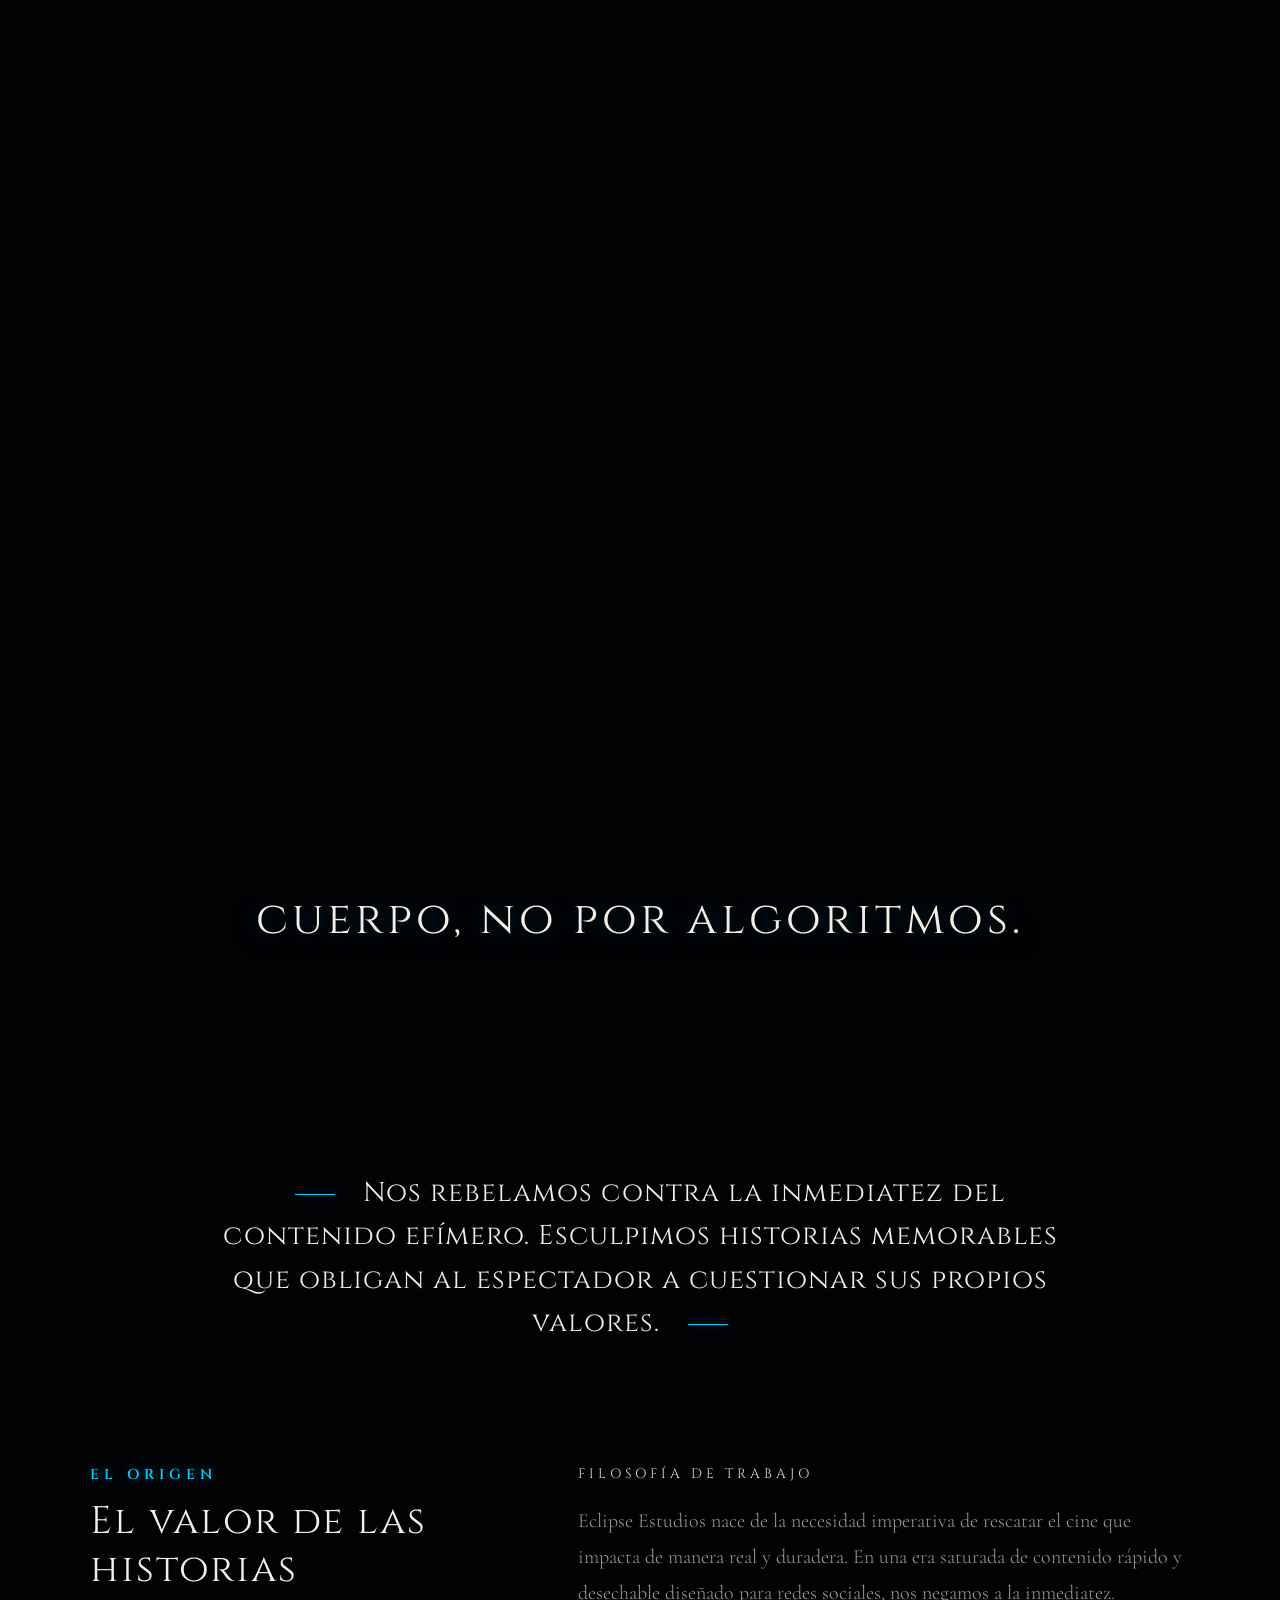
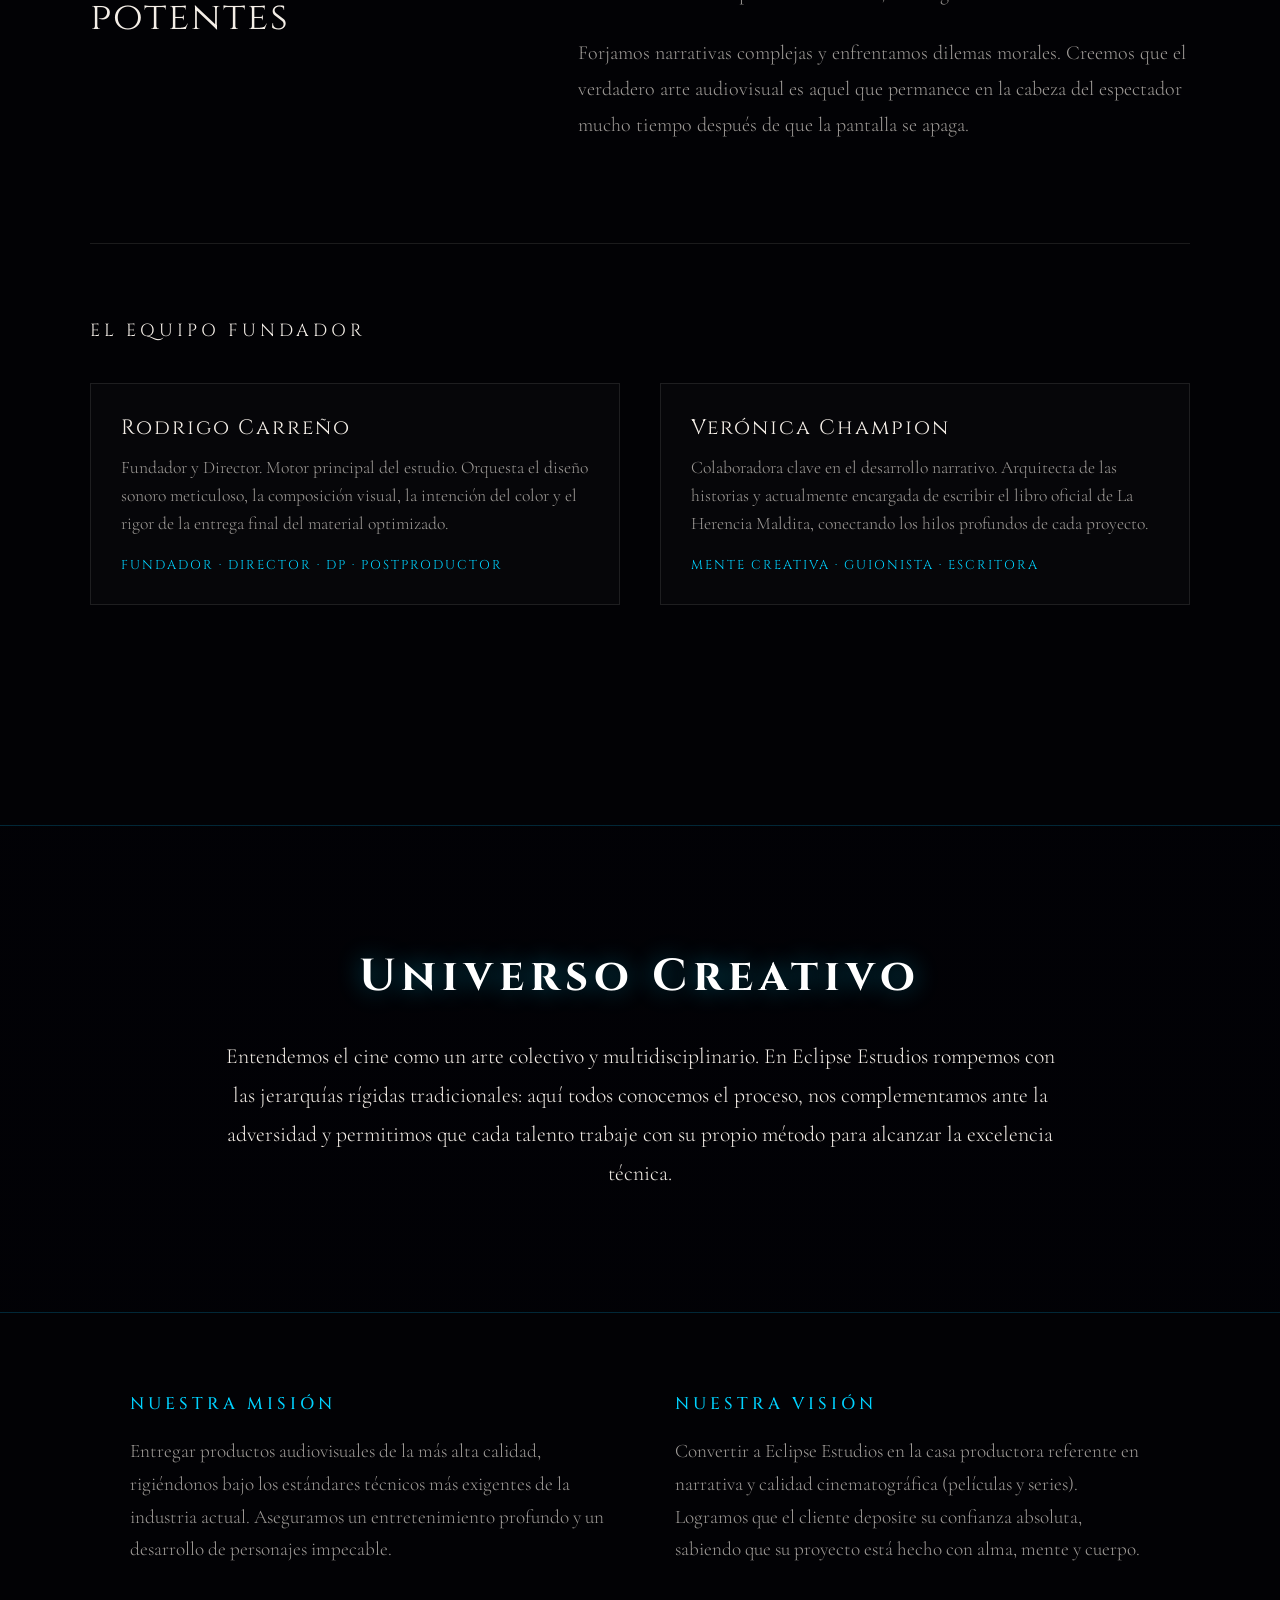
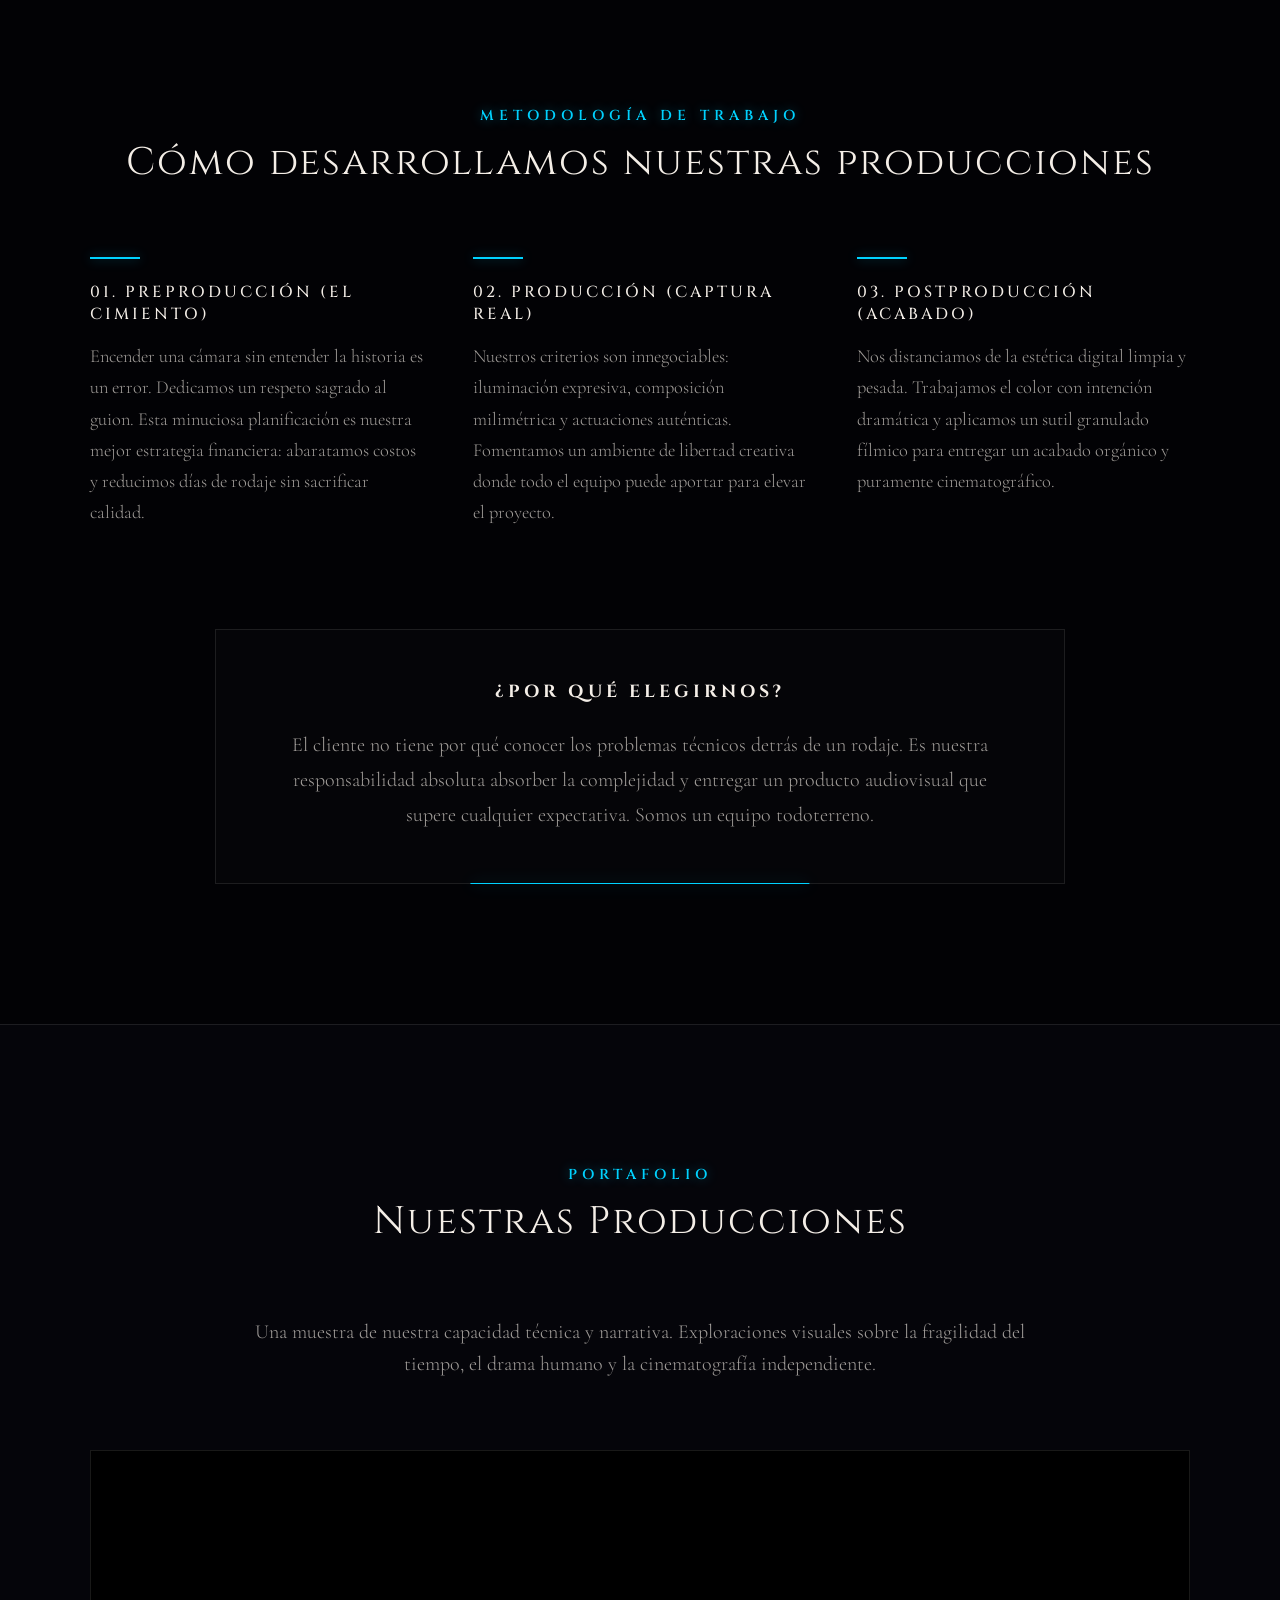
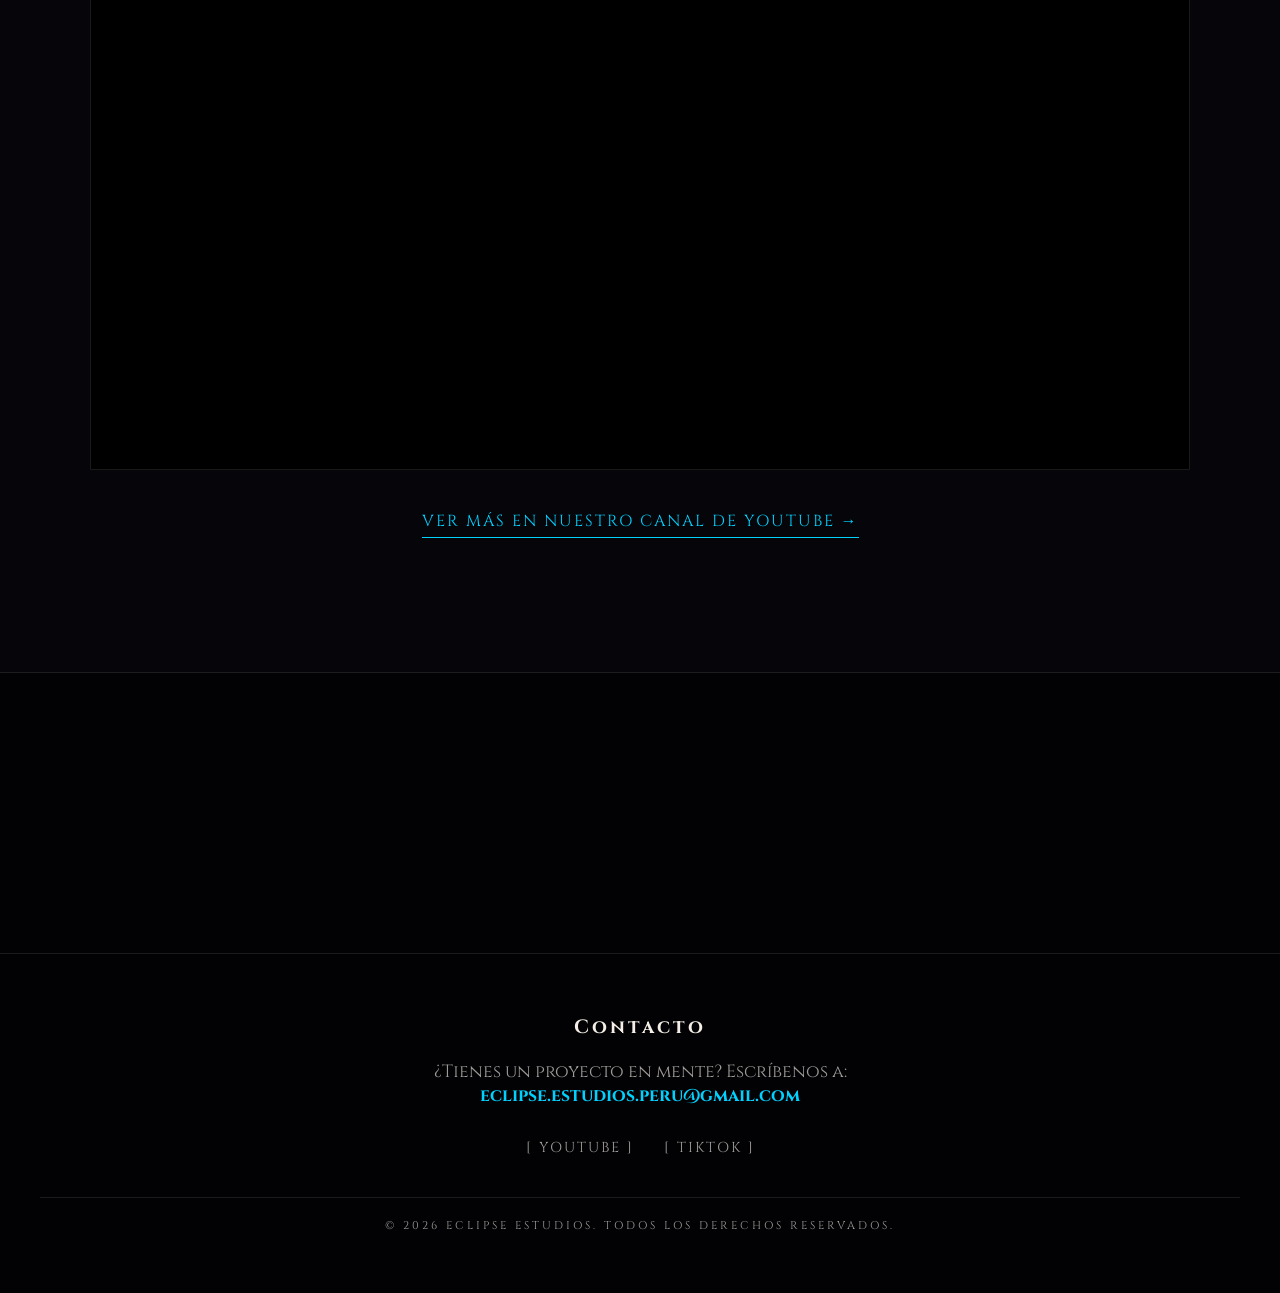
<file: index.html>
<!DOCTYPE html>
<html lang="es">
  <head>
    <meta charset="UTF-8" />
    <meta name="viewport" content="width=device-width, initial-scale=1.0" />
    <meta
      name="description"
      content="Eclipse Estudios: cine hecho con alma, mente y cuerpo, no por algoritmos."
    />
    <title>Eclipse Estudios | Cine Hecho con el Alma</title>

    <!-- Favicon de Eclipse Estudios -->
    <link rel="icon" type="image/png" href="favicon.png" />

    <!-- Fuentes robustas vía Google Fonts (Cinzel + Cormorant Garamond) -->
    <link rel="preconnect" href="https://fonts.googleapis.com" />
    <link rel="preconnect" href="https://fonts.gstatic.com" crossorigin />
    <link
      href="https://fonts.googleapis.com/css2?family=Cinzel:wght@400;500;600;700&family=Cormorant+Garamond:ital,wght@0,300;0,400;0,600;1,300;1,400;1,600&display=swap"
      rel="stylesheet"
    />

    <style>
      /* ==========================================================================
         VARIABLES Y BASE (Ajustado a la paleta de portada-eclipse.jpg)
         ========================================================================== */
      :root {
        --black: #020205; /* Azul casi negro para fondos profundos */
        --abyss: #05050a; /* Tono ligeramente más claro para contraste */
        --ink: #f4eee7;
        --muted: rgba(244, 238, 231, 0.65);
        --faint: rgba(244, 238, 231, 0.1);
        --line: rgba(0, 191, 255, 0.2); /* Líneas sutiles en tono cian */
        --blood-red: #a51d18;
        --blood-red-bright: #ef2d27;
        
        /* Tonos extraídos del aro luminoso del eclipse */
        --cosmic-cyan: #00d2ff; 
        --cosmic-glow: rgba(0, 210, 255, 0.45);
        --cosmic-dark: #004d66;
      
        --font-display: "Cinzel", serif;
        --font-body: "Cormorant Garamond", "Cormorant", serif;
      }
      
      * {
        box-sizing: border-box;
      }
      
      html {
        scroll-behavior: smooth;
        background: var(--black);
      }
      
      body {
        margin: 0;
        background: var(--black);
        color: var(--ink);
        font-family: var(--font-body);
        font-weight: 300;
        -webkit-font-smoothing: antialiased;
        overflow-x: hidden;
      }

      /* ==========================================================================
         ANIMACIONES DE SCROLL (INTERACTIVIDAD)
         ========================================================================== */
      .reveal {
        opacity: 0;
        transform: translateY(30px);
        transition: all 0.9s cubic-bezier(0.25, 1, 0.5, 1);
      }

      .reveal.active {
        opacity: 1;
        transform: translateY(0);
      }
      
      /* ==========================================================================
         FASE 1: PORTAL DE INTRODUCCIÓN Y VIDEO
         ========================================================================== */
      .intro-portal {
        position: fixed;
        inset: 0;
        width: 100vw;
        height: 100vh;
        background: var(--black);
        z-index: 9999;
        display: flex;
        justify-content: center;
        align-items: center;
        transition: opacity 800ms cubic-bezier(0.25, 1, 0.5, 1), visibility 800ms ease;
      }
      
      .intro-portal.is-closed {
        opacity: 0;
        pointer-events: none;
        visibility: hidden;
      }
      
      .intro-video-layer {
        position: absolute;
        inset: 0;
        width: 100vw;
        height: 100vh;
        background: var(--black);
        z-index: 1;
        overflow: hidden;
        transition: opacity 900ms ease;
      }
      
      .intro-video-layer iframe {
        position: absolute;
        top: 50%;
        left: 50%;
        width: 100vw !important;
        height: 56.25vw !important;
        min-height: 100vh !important;
        min-width: 177.77vh !important;
        transform: translate(-50%, -50%);
        border: none;
        pointer-events: none;
      }
      
      .intro-video-layer.is-fading {
        opacity: 0;
        pointer-events: none;
      }
      
      .portal-options-container {
        position: relative;
        z-index: 10;
        display: flex;
        flex-direction: column;
        align-items: center;
        justify-content: center;
        gap: 70px;
        width: 100%;
        max-width: 900px;
        padding: 20px;
        opacity: 0;
        pointer-events: none;
        transition: opacity 1000ms ease 400ms;
      }
      
      .portal-options-container.is-visible {
        opacity: 1;
        pointer-events: auto;
      }
      
      .intro-line-horror {
        font-family: var(--font-display);
        color: var(--blood-red);
        background: transparent;
        border: none;
        outline: none;
        font-size: clamp(1rem, 3vw, 1.35rem);
        text-align: center;
        letter-spacing: 4px;
        cursor: pointer;
        line-height: 1.6;
        text-shadow: 0 0 10px rgba(165, 29, 24, 0.5);
        transition: color 400ms ease, text-shadow 400ms ease, transform 400ms ease;
      }
      
      .intro-line-horror:hover,
      .intro-line-horror:focus-visible {
        color: var(--blood-red-bright);
        transform: scale(1.02);
        text-shadow: 0 0 20px rgba(239, 45, 39, 0.9), 0 0 30px rgba(239, 45, 39, 0.4);
      }
      
      .intro-line-cosmic {
        font-family: var(--font-display);
        color: var(--ink);
        background: transparent;
        border: none;
        outline: none;
        font-size: clamp(0.9rem, 2.5vw, 1.1rem);
        text-align: center;
        letter-spacing: 6px;
        cursor: pointer;
        text-transform: uppercase;
        opacity: 0.85;
        transition: color 400ms ease, text-shadow 400ms ease, transform 400ms ease;
      }
      
      .intro-line-cosmic:hover,
      .intro-line-cosmic:focus-visible {
        color: #ffffff;
        opacity: 1;
        transform: scale(1.04);
        text-shadow: 0 0 15px var(--cosmic-cyan), 0 0 25px var(--cosmic-glow);
      }
      
      .intro-skip {
        position: absolute;
        top: 24px;
        right: 24px;
        z-index: 20;
        font-family: var(--font-display);
        font-size: 0.7rem;
        letter-spacing: 2px;
        text-transform: uppercase;
        color: var(--muted);
        background: rgba(0,0,0,0.5);
        border: 1px solid var(--faint);
        border-radius: 999px;
        padding: 8px 18px;
        cursor: pointer;
        transition: color 200ms ease, border-color 200ms ease;
      }
      
      .intro-skip:hover {
        color: var(--ink);
        border-color: var(--ink);
      }

      /* Aviso de sonido */
      .intro-portal.needs-sound-gesture::after {
        content: "Haga clic para activar la experiencia con sonido";
        position: absolute;
        bottom: 40px;
        font-family: var(--font-display);
        font-size: 0.75rem;
        letter-spacing: 2px;
        color: var(--muted);
        z-index: 20;
        pointer-events: none;
        animation: pulse 2s infinite ease-in-out;
      }

      @keyframes pulse {
        0%, 100% { opacity: 0.4; }
        50% { opacity: 1; }
      }

      
      /* ==========================================================================
         INTERFAZ PRINCIPAL: HEADER Y NAVEGACIÓN ORIGINAL
         ========================================================================== */
      .site-header {
        position: fixed;
        top: 0;
        left: 0;
        width: 100%;
        padding: 24px 40px;
        background: rgba(2, 2, 5, 0.75);
        backdrop-filter: blur(10px);
        -webkit-backdrop-filter: blur(10px);
        border-bottom: 1px solid var(--faint);
        z-index: 100;
        display: flex;
        justify-content: center;
        align-items: center;
        opacity: 0;
        /* TRANSICIÓN: Ahora el menú aparece en exactamente 1.25 segundos */
        transition: opacity 1.25s ease;
      }

      .site-header.is-visible {
        opacity: 1;
      }
      
      .main-nav {
        display: flex;
        flex-wrap: wrap;
        justify-content: center;
        gap: 40px;
      }
      
      .main-nav a {
        font-family: var(--font-display);
        font-size: 0.75rem;
        text-transform: uppercase;
        letter-spacing: 3px;
        color: var(--muted);
        text-decoration: none;
        transition: color 300ms ease, text-shadow 300ms ease;
      }
      
      .main-nav a:hover,
      .main-nav a:focus-visible {
        color: var(--ink);
        text-shadow: 0 0 8px rgba(244, 238, 231, 0.4);
      }
      
      .main-nav a.nav-herencia {
        color: var(--blood-red);
        font-weight: 500;
        animation: menacing-glow 5s infinite;
      }
      
      .main-nav a.nav-herencia:hover {
        color: var(--blood-red-bright);
        text-shadow: 0 0 15px rgba(239, 45, 39, 0.9);
        animation: none;
      }

      @keyframes menacing-glow {
        0%, 100% {
          color: var(--blood-red);
          text-shadow: 0 0 8px rgba(239, 45, 39, 0.4);
        }
        50% {
          color: var(--blood-red-bright);
          text-shadow: 0 0 15px rgba(239, 45, 39, 0.8), 0 0 30px rgba(165, 29, 24, 0.6);
        }
        70%, 75% {
          color: #3a0503;
          text-shadow: none;
        }
        72%, 78% {
          color: var(--blood-red-bright);
          text-shadow: 0 0 20px rgba(239, 45, 39, 1);
        }
      }
      
      /* ==========================================================================
         PORTADA (HERO) CON IMAGEN EN 16:9
         ========================================================================== */
      .home-hero {
        position: relative;
        width: 100%;
        min-height: 100vh;
        display: flex;
        flex-direction: column;
        align-items: center;
        padding: 0 0px 80px;
        background: var(--black);
        overflow: hidden; 
      }
      
      .home-hero::after {
        content: '';
        position: absolute;
        bottom: 0;
        left: 0;
        width: 100%;
        /* ALTURA REDUCIDA: Para dejar que la luz baje un poco más */
        height: 250px; 
        background: linear-gradient(to bottom, transparent 0%, rgba(2,2,5,0.4) 30%, var(--black) 95%, var(--black) 100%);
        pointer-events: none;
        z-index: 1;
      }

      /* Portada con etiqueta <img> */
      .hero-main-image {
        width: 100%;
        max-width: 1600px;
        display: block;
        margin: 65px auto 0 auto;
        object-fit: contain;
        filter: drop-shadow(0 0 80px rgba(0, 210, 255, 0.45)) drop-shadow(0 0 180px rgba(0, 210, 255, 0.30));
        position: relative;
        z-index: 1;
        opacity: 0;
        /* TRANSICIÓN AUMENTADA: Ahora el fundido dura 4.5 segundos */
        transition: opacity 4.5s cubic-bezier(0.25, 1, 0.5, 1); 
      }

      .hero-main-image.is-visible {
        opacity: 1;
      }
      
      .hero-footer {
        position: relative;
        z-index: 2;
        text-align: center;
        margin-top: clamp(30px, 5vh, 60px);
        padding: 0 100px; /* Será reescrito en móviles */
      }
      
      .hero-lead {
        font-family: var(--font-display);
        font-size: clamp(1.4rem, 3.5vw, 2.8rem);
        font-weight: 400;
        line-height: 1.35;
        letter-spacing: 4px;
        color: var(--ink);
        max-width: 1000px;
        margin: 0 auto;
        text-shadow:
          0 0 24px rgba(0, 210, 255, 0.3),
          0 4px 20px rgba(0, 0, 0, 0.9);
      }
      
      /* ==========================================================================
         SECCIONES DE CONTENIDO
         ========================================================================== */
      .section {
        padding: 140px 40px;
        display: flex;
        justify-content: center;
        background: var(--black);
        position: relative;
      }
      
      .section.alt {
        background: var(--abyss);
        border-top: 1px solid var(--faint);
        border-bottom: 1px solid var(--faint);
      }

      .section-shell {
        width: 100%;
        max-width: 1100px;
        z-index: 2;
      }
      
      .intrigue {
        font-family: var(--font-display);
        font-size: clamp(1.2rem, 2.5vw, 1.7rem);
        line-height: 1.6;
        color: var(--ink);
        text-align: center;
        max-width: 850px;
        margin: 0 auto 120px auto;
        letter-spacing: 1px;
        position: relative;
      }

      .intrigue::before, .intrigue::after {
        content: '';
        display: inline-block;
        width: 40px;
        height: 1px;
        background: var(--cosmic-cyan);
        vertical-align: middle;
        margin: 0 20px;
        box-shadow: 0 0 10px var(--cosmic-glow);
      }
      
      .narrative-grid {
        display: grid;
        grid-template-columns: 1fr 1.5fr;
        gap: 80px;
        align-items: start;
      }
      
      .section-heading {
        position: relative;
      }
      
      .section-heading.central {
        text-align: center;
        margin-bottom: 70px;
      }
      
      .section-heading span {
        font-family: var(--font-display);
        font-size: 0.9rem;
        font-weight: 600;
        text-transform: uppercase;
        letter-spacing: 5px;
        color: var(--cosmic-cyan);
        text-shadow: 0 0 12px var(--cosmic-glow);
        display: block;
        margin-bottom: 14px;
      }

      .heading-horror span {
        color: var(--blood-red-bright);
        text-shadow: 0 0 14px rgba(239, 45, 39, 0.4);
      }
      
      .section-heading h2 {
        font-family: var(--font-display);
        font-size: clamp(1.8rem, 4vw, 2.4rem);
        font-weight: 400;
        letter-spacing: 2px;
        margin: 0;
        line-height: 1.25;
      }
      
      .text-block h3 {
        font-family: var(--font-display);
        font-size: 0.85rem;
        text-transform: uppercase;
        letter-spacing: 4px;
        color: var(--ink);
        margin: 0 0 20px 0;
        font-weight: 400;
        opacity: 0.9;
      }
      
      .text-block p {
        font-size: 1.25rem;
        line-height: 1.8;
        color: var(--muted);
        margin: 0 0 24px 0;
      }
      
      .text-block p:last-child {
        margin-bottom: 0;
      }
      
      /* Fundadores */
      .founders {
        margin-top: 100px;
        border-top: 1px solid var(--faint);
        padding-top: 60px;
      }
      
      .founders h2 {
        font-family: var(--font-display);
        font-size: 1.1rem;
        text-transform: uppercase;
        letter-spacing: 4px;
        margin-bottom: 40px;
        color: var(--ink);
        font-weight: 400;
      }
      
      .founder-grid {
        display: grid;
        grid-template-columns: repeat(2, 1fr);
        gap: 40px;
      }
      
      .founder-grid article {
        background: rgba(255, 255, 255, 0.015);
        padding: 30px;
        border: 1px solid var(--faint);
        transition: border-color 0.4s ease, box-shadow 0.4s ease;
      }

      .founder-grid article:hover {
        border-color: var(--cosmic-cyan);
        box-shadow: inset 0 0 30px rgba(0, 210, 255, 0.03);
      }

      .founder-grid h3 {
        font-family: var(--font-display);
        font-size: 1.3rem;
        font-weight: 400;
        letter-spacing: 2px;
        color: var(--ink);
        margin: 0 0 12px 0;
      }
      
      .founder-grid p {
        font-size: 1.1rem;
        color: var(--muted);
        margin: 0 0 16px 0;
        line-height: 1.6;
      }

      .founder-grid .roles {
        font-size: 0.8rem;
        color: var(--cosmic-cyan);
        font-family: var(--font-display);
        letter-spacing: 2px;
        text-transform: uppercase;
      }

      /* Manifiesto Cósmico */
      .cosmic-banner {
        background: linear-gradient(rgba(2,2,5,0.85), rgba(2,2,5,0.85)), url("https://images.unsplash.com/photo-1451187580459-43490279c0fa?q=80&w=2000&auto=format&fit=crop") center/cover fixed;
        padding: 120px 40px;
        text-align: center;
        border-top: 1px solid var(--line);
        border-bottom: 1px solid var(--line);
        margin: 80px 0;
      }

      .cosmic-banner h2 {
        font-family: var(--font-display);
        font-size: clamp(2rem, 4vw, 2.8rem);
        color: #fff;
        letter-spacing: 6px;
        margin: 0 0 30px 0;
        text-shadow: 0 0 25px var(--cosmic-glow);
      }

      .cosmic-banner p {
        font-size: 1.35rem;
        line-height: 1.8;
        color: var(--ink);
        max-width: 850px;
        margin: 0 auto;
      }
      
      /* Misión y Visión */
      .principles {
        display: grid;
        grid-template-columns: repeat(2, 1fr);
        gap: 70px;
        margin-top: 60px;
      }
      
      .principles h2 {
        font-family: var(--font-display);
        font-size: 1.05rem;
        text-transform: uppercase;
        letter-spacing: 4px;
        margin: 0 0 20px 0;
        font-weight: 500;
        color: var(--cosmic-cyan);
      }
      
      .principles p {
        font-size: 1.2rem;
        line-height: 1.7;
        color: var(--muted);
        margin: 0;
      }
      
      /* Metodología */
      .process-layout {
        display: grid;
        grid-template-columns: repeat(3, 1fr);
        gap: 50px;
      }
      
      .process-layout article {
        position: relative;
        padding-top: 24px;
      }

      .process-layout article::before {
        content: '';
        position: absolute;
        top: 0;
        left: 0;
        width: 50px;
        height: 2px;
        background: var(--cosmic-cyan);
        box-shadow: 0 0 12px var(--cosmic-glow);
      }

      .process-layout h3 {
        font-family: var(--font-display);
        font-size: 1rem;
        font-weight: 500;
        letter-spacing: 3px;
        margin: 0 0 16px 0;
        color: var(--ink);
        text-transform: uppercase;
      }
      
      .process-layout p {
        font-size: 1.15rem;
        line-height: 1.7;
        color: var(--muted);
        margin: 0;
      }

      .diferenciador {
        text-align: center;
        max-width: 850px;
        margin: 100px auto 0 auto;
        padding: 50px;
        border: 1px solid var(--faint);
        background: rgba(255, 255, 255, 0.01);
        position: relative;
      }

      .diferenciador::after {
        content: '';
        position: absolute;
        bottom: -1px;
        left: 50%;
        transform: translateX(-50%);
        width: 40%;
        height: 1px;
        background: var(--cosmic-cyan);
        box-shadow: 0 0 15px var(--cosmic-glow);
      }

      .diferenciador h3 {
        font-family: var(--font-display);
        font-size: 1.1rem;
        color: var(--ink);
        letter-spacing: 4px;
        text-transform: uppercase;
        margin: 0 0 24px 0;
      }

      .diferenciador p {
        font-size: 1.25rem;
        color: var(--muted);
        line-height: 1.75;
        margin: 0;
      }
      
      /* Proyectos */
      .finishing-copy {
        margin-bottom: 70px;
      }
      
      .finishing-copy p {
        font-size: 1.25rem;
        color: var(--muted);
        margin-top: 24px;
        max-width: 650px;
        line-height: 1.6;
      }
      
      .project-grid {
        display: grid;
        grid-template-columns: repeat(2, 1fr);
        gap: 30px;
      }
      
      .project-card {
        border: 1px solid var(--faint);
        background: rgba(165, 29, 24, 0.02);
        padding: 45px;
        display: flex;
        flex-direction: column;
        justify-content: space-between;
        min-height: 280px;
        text-decoration: none;
        color: inherit;
        position: relative;
        overflow: hidden;
        transition: all 400ms ease;
      }
      
      .project-card::before {
        content: '';
        position: absolute;
        inset: 0;
        background: radial-gradient(circle at bottom right, rgba(239, 45, 39, 0.08), transparent 70%);
        opacity: 0;
        transition: opacity 400ms ease;
      }

      .project-card:hover,
      .project-card:focus-visible {
        border-color: var(--blood-red);
        transform: translateY(-4px);
        background: rgba(165, 29, 24, 0.05);
      }

      .project-card:hover::before {
        opacity: 1;
      }

      .project-card.doc {
        background: rgba(0, 210, 255, 0.015);
      }
      
      .project-card.doc::before {
        background: radial-gradient(circle at bottom right, rgba(0, 210, 255, 0.08), transparent 70%);
      }

      .project-card.doc:hover {
        border-color: var(--cosmic-cyan);
        background: rgba(0, 210, 255, 0.03);
      }

      .project-grid span {
        color: var(--blood-red-bright);
        font-size: 0.72rem;
        text-transform: uppercase;
        letter-spacing: 2px;
        font-family: var(--font-display);
        position: relative;
        z-index: 2;
      }

      .project-card.doc span {
        color: var(--cosmic-cyan);
      }
      
      .project-grid h3 {
        font-family: var(--font-display);
        font-size: 1.8rem;
        font-weight: 400;
        margin: 14px 0 24px 0;
        letter-spacing: 2px;
        color: var(--ink);
        position: relative;
        z-index: 2;
      }

      .project-quote {
        font-style: italic;
        color: var(--muted);
        font-size: 1.15rem;
        line-height: 1.5;
        border-left: 2px solid var(--blood-red);
        padding-left: 18px;
        position: relative;
        z-index: 2;
        margin: 0;
      }
      
      .project-card.doc .project-quote {
        border-left-color: var(--cosmic-cyan);
      }

      /* ==========================================================================
         EL ARCHIVO (GEMINI AI CHAT)
         ========================================================================== */
      .oracle-btn {
        position: fixed;
        bottom: 30px;
        right: 30px;
        z-index: 900;
        background: rgba(2, 2, 5, 0.9);
        border: 1px solid var(--cosmic-cyan);
        color: var(--cosmic-cyan);
        font-family: var(--font-display);
        font-size: 0.8rem;
        letter-spacing: 2px;
        text-transform: uppercase;
        padding: 12px 20px;
        border-radius: 4px;
        cursor: pointer;
        box-shadow: 0 0 15px var(--cosmic-glow);
        transition: all 300ms ease;
      }

      .oracle-btn:hover {
        background: var(--cosmic-cyan);
        color: var(--black);
        box-shadow: 0 0 25px var(--cosmic-glow);
      }

      .oracle-modal {
        position: fixed;
        bottom: 90px;
        right: 30px;
        width: 350px;
        height: 500px;
        background: rgba(2, 2, 5, 0.95);
        border: 1px solid var(--line);
        border-radius: 8px;
        z-index: 900;
        display: flex;
        flex-direction: column;
        opacity: 0;
        visibility: hidden;
        transform: translateY(20px);
        transition: all 400ms ease;
        backdrop-filter: blur(10px);
        box-shadow: 0 10px 40px rgba(0,0,0,0.8);
      }

      .oracle-modal.is-open {
        opacity: 1;
        visibility: visible;
        transform: translateY(0);
      }

      .oracle-header {
        padding: 20px;
        border-bottom: 1px solid var(--line);
        display: flex;
        justify-content: space-between;
        align-items: center;
      }

      .oracle-header h3 {
        margin: 0;
        font-family: var(--font-display);
        color: var(--ink);
        font-size: 1rem;
        letter-spacing: 3px;
        text-transform: uppercase;
      }

      .header-actions {
        display: flex;
        align-items: center;
      }

      /* Estilos para el nuevo botón de sonido */
      .sound-toggle {
        background: none;
        border: none;
        color: var(--muted);
        cursor: pointer;
        font-size: 1.2rem;
        margin-right: 15px;
        transition: transform 200ms ease;
        padding: 0;
      }

      .sound-toggle:hover {
        transform: scale(1.1);
      }

      .close-oracle {
        background: none;
        border: none;
        color: var(--muted);
        cursor: pointer;
        font-size: 1.5rem;
        transition: color 200ms ease;
      }

      .close-oracle:hover {
        color: var(--blood-red-bright);
      }

      .oracle-chat {
        flex: 1;
        padding: 20px;
        overflow-y: auto;
        display: flex;
        flex-direction: column;
        gap: 15px;
      }

      .chat-msg {
        font-family: var(--font-body);
        font-size: 1.1rem;
        line-height: 1.5;
        max-width: 85%;
        padding: 12px 16px;
        border-radius: 4px;
      }

      .chat-msg.user {
        align-self: flex-end;
        background: rgba(244, 238, 231, 0.1);
        color: var(--ink);
        border: 1px solid var(--faint);
      }

      .chat-msg.bot {
        align-self: flex-start;
        background: transparent;
        color: var(--cosmic-cyan);
        border-left: 2px solid var(--cosmic-cyan);
        font-style: italic;
      }

      .oracle-input-area {
        padding: 15px;
        border-top: 1px solid var(--line);
        display: flex;
        gap: 10px;
      }

      .oracle-input {
        flex: 1;
        background: transparent;
        border: 1px solid var(--faint);
        color: var(--ink);
        padding: 10px 15px;
        font-family: var(--font-body);
        font-size: 1.1rem;
        border-radius: 4px;
        outline: none;
        transition: border-color 200ms ease;
      }

      .oracle-input:focus {
        border-color: var(--cosmic-cyan);
      }

      .oracle-send {
        background: transparent;
        border: 1px solid var(--cosmic-cyan);
        color: var(--cosmic-cyan);
        padding: 0 15px;
        cursor: pointer;
        font-family: var(--font-display);
        text-transform: uppercase;
        letter-spacing: 1px;
        border-radius: 4px;
        transition: all 200ms ease;
      }

      .oracle-send:hover {
        background: var(--cosmic-cyan);
        color: var(--black);
      }

      /* Loader */
      .typing-indicator {
        display: none;
        align-self: flex-start;
        color: var(--muted);
        font-style: italic;
        font-size: 0.9rem;
      }

      /* ==========================================================================
         FOOTER
         ========================================================================== */
      .site-footer {
        padding: 60px 40px;
        text-align: center;
        border-top: 1px solid var(--faint);
        background: var(--black);
      }
      
      .site-footer p {
        font-family: var(--font-display);
        font-size: 0.75rem;
        letter-spacing: 3px;
        text-transform: uppercase;
        color: var(--muted);
        margin: 0;
      }
      
      /* ==========================================================================
         RESPONSIVO (MÓVILES Y TABLETS)
         ========================================================================== */
      @media (max-width: 980px) {
        .site-header {
          padding: 16px 20px;
        }

        .main-nav {
          gap: 16px;
        }
      
        .main-nav a {
          font-size: 0.65rem;
          letter-spacing: 1px;
        }
      
        .section {
          padding: 80px 24px;
        }

        .hero-main-image {
          margin-top: 80px; 
          filter: drop-shadow(0 0 20px rgba(0, 210, 255, 0.4)) drop-shadow(0 0 60px rgba(0, 210, 255, 0.25));
        }

        .hero-footer {
          padding: 0 20px;
          margin-top: 30px;
        }
      
        .intrigue {
          margin-bottom: 70px;
          font-size: 1.1rem;
        }
        
        .intrigue::before, .intrigue::after {
          display: none;
        }
      
        .narrative-grid,
        .founder-grid,
        .principles,
        .process-layout,
        .project-grid {
          grid-template-columns: 1fr;
          gap: 40px;
        }
      
        .cosmic-banner {
          padding: 70px 24px;
          margin: 60px 0;
        }

        .diferenciador {
          padding: 30px 24px;
          margin-top: 70px;
        }
      }
    </style>
  </head>
  <body>
    <div class="intro-portal" id="introPortal" aria-label="Portal de introducción">
      <div class="intro-video-layer" id="introVideoLayer">
        <!-- ⚠️ NOTA: El muted=1 es vital para que el navegador permita que el video se autoreproduzca -->
        <iframe
          id="introVimeo"
          src="https://player.vimeo.com/video/1204784143?badge=0&autopause=0&player_id=0&app_id=58479&autoplay=1&muted=1&loop=0&controls=0"
          title="Introducción Eclipse Estudios"
          allow="autoplay; fullscreen; picture-in-picture"
          allowfullscreen
        ></iframe>
      </div>

      <div class="portal-options-container" id="portalOptions">
        <button class="intro-line-horror" id="btnHorror" type="button">
          TODA HISTORIA DEJA UNA HERENCIA, PERO NO TODA HERENCIA ES UN REGALO
        </button>

        <button class="intro-line-cosmic" id="btnCosmic" type="button">
          CONOCE ECLIPSE ESTUDIOS
        </button>
      </div>

      <button class="intro-skip" id="btnSkip" type="button">Saltar intro</button>
    </div>

    <!-- Navegación Original Restaurada -->
    <header class="site-header" aria-label="Navegación principal">
      <nav class="main-nav">
        <a href="#home">Inicio</a>
        <a href="#historia">Nuestra Historia</a>
        <a href="#manifiesto">Manifiesto</a>
        <a href="#proceso">Metodología</a>
        <a href="#proyectos">Proyectos</a>
        <a href="/la-herencia-maldita/" class="nav-herencia">La Herencia Maldita</a>
      </nav>
    </header>

    <main>
      <section class="home-hero" id="home" aria-label="Portada Principal">
        <img src="portada-eclipse.png" alt="Eclipse Estudios" class="hero-main-image">
        <div class="hero-footer reveal">
          <p class="hero-lead">Cine hecho con alma, mente y cuerpo, no por algoritmos.</p>
        </div>
      </section>

      <section class="section" id="historia" aria-labelledby="historia-heading">
        <div class="section-shell">
          <p class="intrigue reveal">
            Nos rebelamos contra la inmediatez del contenido efímero. Esculpimos historias memorables que obligan al espectador a cuestionar sus propios valores.
          </p>
          <div class="narrative-grid reveal">
            <header class="section-heading">
              <span>El Origen</span>
              <h2 id="historia-heading">El valor de las historias potentes</h2>
            </header>
            <div class="text-block">
              <h3>Filosofía de Trabajo</h3>
              <p>
                Eclipse Estudios nace de la necesidad imperativa de rescatar el cine que impacta de manera real y duradera. En una era saturada de contenido rápido y desechable diseñado para redes sociales, nos negamos a la inmediatez.
              </p>
              <p>
                Forjamos narrativas complejas y enfrentamos dilemas morales. Creemos que el verdadero arte audiovisual es aquel que permanece en la cabeza del espectador mucho tiempo después de que la pantalla se apaga.
              </p>
            </div>
          </div>

          <div class="founders reveal">
            <h2>El Equipo Fundador</h2>
            <div class="founder-grid">
              <article>
                <h3>Rodrigo Carreño</h3>
                <p>Fundador y Director. Motor principal del estudio. Orquesta el diseño sonoro meticuloso, la composición visual, la intención del color y el rigor de la entrega final del material optimizado.</p>
                <span class="roles">Fundador · Director · DP · Postproductor</span>
              </article>
              <article>
                <h3>Verónica Champion</h3>
                <p>Colaboradora clave en el desarrollo narrativo. Arquitecta de las historias y actualmente encargada de escribir el libro oficial de La Herencia Maldita, conectando los hilos profundos de cada proyecto.</p>
                <span class="roles">Mente Creativa · Guionista · Escritora</span>
              </article>
            </div>
          </div>
        </div>
      </section>

      <!-- MANIFIESTO POTENCIADO Y RACIONAL -->
      <section id="manifiesto">
        <div class="cosmic-banner reveal">
          <h2>Universo Creativo</h2>
          <p>
            Entendemos el cine como un arte colectivo y multidisciplinario. En Eclipse Estudios rompemos con las jerarquías rígidas tradicionales: aquí todos conocemos el proceso, nos complementamos ante la adversidad y permitimos que cada talento trabaje con su propio método para alcanzar la excelencia técnica.
          </p>
        </div>
        
        <div class="section-shell" style="margin: 0 auto; padding: 0 40px;">
          <div class="principles reveal">
            <article>
              <h2>Nuestra Misión</h2>
              <p>
                Entregar productos audiovisuales de la más alta calidad, rigiéndonos bajo los estándares técnicos más exigentes de la industria actual. Aseguramos un entretenimiento profundo y un desarrollo de personajes impecable.
              </p>
            </article>
            <article>
              <h2>Nuestra Visión</h2>
              <p>
                Convertir a Eclipse Estudios en la casa productora referente en narrativa y calidad cinematográfica (películas y series). Logramos que el cliente deposite su confianza absoluta, sabiendo que su proyecto está hecho con alma, mente y cuerpo.
              </p>
            </article>
          </div>
        </div>
      </section>

      <section class="section" id="proceso" aria-labelledby="proceso-heading">
        <div class="section-shell">
          <header class="section-heading central reveal">
            <span>Metodología de Trabajo</span>
            <h2 id="proceso-heading">Cómo desarrollamos nuestras producciones</h2>
          </header>
          
          <div class="process-layout reveal">
            <article>
              <h3>01. Preproducción (El Cimiento)</h3>
              <p>Encender una cámara sin entender la historia es un error. Dedicamos un respeto sagrado al guion. Esta minuciosa planificación es nuestra mejor estrategia financiera: abaratamos costos y reducimos días de rodaje sin sacrificar calidad.</p>
            </article>
            <article>
              <h3>02. Producción (Captura Real)</h3>
              <p>Nuestros criterios son innegociables: iluminación expresiva, composición milimétrica y actuaciones auténticas. Fomentamos un ambiente de libertad creativa donde todo el equipo puede aportar para elevar el proyecto.</p>
            </article>
            <article>
              <h3>03. Postproducción (Acabado)</h3>
              <p>Nos distanciamos de la estética digital limpia y pesada. Trabajamos el color con intención dramática y aplicamos un sutil granulado fílmico para entregar un acabado orgánico y puramente cinematográfico.</p>
            </article>
          </div>

          <div class="diferenciador reveal">
            <h3>¿Por qué elegirnos?</h3>
            <p>
              El cliente no tiene por qué conocer los problemas técnicos detrás de un rodaje. Es nuestra responsabilidad absoluta absorber la complejidad y entregar un producto audiovisual que supere cualquier expectativa. Somos un equipo todoterreno.
            </p>
          </div>
        </div>
      </section>

      <!-- NUEVA SECCIÓN: PORTFOLIO / SHOWREEL -->
      <section class="section alt" id="portfolio" aria-labelledby="portfolio-heading">
        <div class="section-shell">
          <div class="finishing-copy reveal">
            <header class="section-heading central">
              <span>Portafolio</span>
              <h2 id="portfolio-heading">Nuestras Producciones</h2>
            </header>
            <p style="text-align: center; max-width: 800px; margin: 0 auto 40px;">
              Una muestra de nuestra capacidad técnica y narrativa. Exploraciones visuales sobre la fragilidad del tiempo, el drama humano y la cinematografía independiente.
            </p>
          </div>
          
          <div class="reveal" style="position: relative; padding-bottom: 56.25%; height: 0; overflow: hidden; max-width: 100%; background: #000; border: 1px solid var(--faint);">
             <!-- Video de YouTube: Shape of my heart -->
             <iframe 
                style="position: absolute; top: 0; left: 0; width: 100%; height: 100%;"
                src="https://www.youtube.com/embed/MFWeXkL3aF0?si=L42L0jMvQf7T3kI-" 
                title="Shape of my heart — Cortometraje | Drama" 
                frameborder="0" 
                allow="accelerometer; autoplay; clipboard-write; encrypted-media; gyroscope; picture-in-picture; web-share" 
                allowfullscreen>
            </iframe>
          </div>
          
          <div style="text-align: center; margin-top: 40px;" class="reveal">
              <a href="https://www.youtube.com/@Eclipse_Estudios_Peru" target="_blank" rel="noopener noreferrer" style="color: var(--cosmic-cyan); text-decoration: none; font-family: var(--font-display); letter-spacing: 2px; text-transform: uppercase; border-bottom: 1px solid var(--cosmic-cyan); padding-bottom: 5px; transition: all 0.3s ease;">
                 Ver más en nuestro canal de YouTube &rarr;
              </a>
          </div>
        </div>
      </section>

      <section class="section" id="proyectos" aria-labelledby="proyectos-heading">
        <!-- Contenedor general que cierra proyectos -->
      </section>
    </main>

    <!-- ==========================================================================
         EL ARCHIVO (GEMINI AI CHAT) - AHORA CON VOZ
         ========================================================================== -->
    <button id="oracleBtnToggle" class="oracle-btn" aria-label="Consultar al Asesor">
      Contacto y Asesoría
    </button>

    <div id="oracleModal" class="oracle-modal">
      <div class="oracle-header">
        <h3>Asesor Eclipse</h3>
        <!-- 🔊 Botones añadidos en la cabecera: Voz y Cerrar -->
        <div class="header-actions">
          <button id="soundToggle" class="sound-toggle" aria-label="Activar/Desactivar voz" title="Activar Voz">🔊</button>
          <button id="closeOracle" class="close-oracle">&times;</button>
        </div>
      </div>
      <div class="oracle-chat" id="oracleChat">
        <div class="chat-msg bot">
          Bienvenido a Eclipse Estudios. Soy el asistente de producción. ¿Tienes alguna duda sobre nuestros servicios, metodología de trabajo o quieres saber más sobre proyectos como 'La Herencia Maldita'?
        </div>
        <div id="typingIndicator" class="typing-indicator">Escribiendo respuesta...</div>
      </div>
      <div class="oracle-input-area">
        <input type="text" id="oracleInput" class="oracle-input" placeholder="Escribe tu consulta..." autocomplete="off" />
        <button id="oracleSendBtn" class="oracle-send">Enviar</button>
      </div>
    </div>

    <footer class="site-footer">
      <div style="display: flex; flex-direction: column; align-items: center; gap: 20px; margin-bottom: 40px;">
          <h3 style="font-family: var(--font-display); color: var(--ink); margin: 0; letter-spacing: 3px; font-size: 1.2rem;">Contacto</h3>
          <p style="font-size: 1.1rem; color: var(--muted); text-transform: none; letter-spacing: normal;">¿Tienes un proyecto en mente? Escríbenos a:<br>
          <a href="mailto:eclipse.estudios.peru@gmail.com" style="color: var(--cosmic-cyan); text-decoration: none; font-weight: bold;">eclipse.estudios.peru@gmail.com</a></p>
          
          <div style="display: flex; gap: 30px; margin-top: 10px;">
              <a href="https://www.youtube.com/@Eclipse_Estudios_Peru" target="_blank" rel="noopener noreferrer" style="color: var(--muted); text-decoration: none; transition: color 0.3s ease; font-family: var(--font-display); letter-spacing: 2px; font-size: 0.9rem;">
                  [ YOUTUBE ]
              </a>
              <a href="https://www.tiktok.com/@eclipse.estudios.peru?_r=1&_t=ZS-97d3NXJVd0T" target="_blank" rel="noopener noreferrer" style="color: var(--muted); text-decoration: none; transition: color 0.3s ease; font-family: var(--font-display); letter-spacing: 2px; font-size: 0.9rem;">
                  [ TIKTOK ]
              </a>
          </div>
      </div>
      
      <p style="border-top: 1px solid var(--faint); padding-top: 20px; font-size: 0.7rem;">© <span id="year"></span> Eclipse Estudios. Todos los derechos reservados.</p>
    </footer>

    <script src="https://player.vimeo.com/api/player.js"></script>
    <script>
      document.addEventListener("DOMContentLoaded", () => {
        // Año dinámico
        const yearEl = document.getElementById("year");
        if (yearEl) yearEl.textContent = new Date().getFullYear();

        // Portal de Intro
        const introPortal = document.getElementById("introPortal");
        const introVideoLayer = document.getElementById("introVideoLayer");
        const portalOptions = document.getElementById("portalOptions");
        const btnHorror = document.getElementById("btnHorror");
        const btnCosmic = document.getElementById("btnCosmic");
        const btnSkip = document.getElementById("btnSkip");
        const introFrame = document.getElementById("introVimeo");
      
        if (introPortal) {
          // Aseguramos que inicie con el cartel de sonido habilitado para la capa oscura
          introPortal.classList.add("needs-sound-gesture");

          const revealOptions = () => {
            // Ocultar botón de saltar para siempre, inmediatamente
            if (btnSkip) btnSkip.style.display = "none";
            
            // Quitar el cartel de "Haga clic para activar sonido"
            introPortal.classList.remove("needs-sound-gesture");
            
            if (introVideoLayer) introVideoLayer.classList.add("is-fading");
            
            // Pausar video si sigue reproduciéndose en el fondo
            if (window.Vimeo && introFrame) {
              try {
                const player = new window.Vimeo.Player(introFrame);
                player.pause();
              } catch(e) {}
            }

            window.setTimeout(() => {
              if (introVideoLayer) {
                introVideoLayer.setAttribute("aria-hidden", "true");
                introVideoLayer.style.display = "none"; // Desaparecer por completo la capa de video
              }
              if (portalOptions) portalOptions.classList.add("is-visible");
            }, 900);
          }
        
          const closeIntroPortal = () => {
            introPortal.classList.add("is-closed");

            // Secuencia de aparición tipo cine INMEDIATA al hacer clic
            const heroImage = document.querySelector('.hero-main-image');
            const siteHeader = document.querySelector('.site-header');

            // 1. Inicia el fundido de la imagen de portada con 1.75s de retraso
            if (heroImage) {
              window.setTimeout(() => {
                heroImage.classList.add('is-visible');
              }, 1750);
            }

            // 2. Hace aparecer el menú INMEDIATAMENTE al hacer clic
            if (siteHeader) {
              siteHeader.classList.add('is-visible');
            }

            window.setTimeout(() => {
              introPortal.setAttribute("hidden", "");
              introPortal.remove(); 
            }, 800); // Lo que tarda el portal en desvanecer (ahora el contenido ya estará apareciendo por detrás)
          }
        
          if (btnHorror) {
            btnHorror.addEventListener("click", () => {
              window.location.href = "/la-herencia-maldita/";
            })
          }
        
          if (btnCosmic) btnCosmic.addEventListener("click", closeIntroPortal);
          
          if (btnSkip) {
            btnSkip.addEventListener("click", (e) => {
              e.stopPropagation(); // Evita dar "play" al video si tocas el botón de saltar
              revealOptions();
            });
          }
        
          // Lógica súper robusta para Vimeo
          const initVideo = () => {
            if (window.Vimeo && introFrame) {
              const player = new window.Vimeo.Player(introFrame);
              
              // Evento principal: Clic para dar sonido
              introPortal.addEventListener("click", (e) => {
                // Previene que se active si hiciste clic en los botones
                if(e.target === btnSkip || e.target === btnCosmic || e.target === btnHorror) return;
                
                if (introPortal.classList.contains("needs-sound-gesture")) {
                  introPortal.classList.remove("needs-sound-gesture");
                  player.setMuted(false);
                  player.setVolume(1);
                  player.play().catch(()=>{}); // Iniciar reproducción tras desbloqueo
                }
              });

              // Mostrar botones automáticamente cuando acabe el video
              player.on("ended", revealOptions);

              // Respaldo de seguridad por si el evento de finalización no se dispara
              window.setTimeout(revealOptions, 35000); 
            } else {
               // Si vimeo está bloqueado, revela opciones directamente
               revealOptions();
            }
          };

          // Intentar inicializar el video
          if (window.Vimeo) {
            initVideo();
          } else {
            window.setTimeout(initVideo, 1500); // Esperar que la librería cargue si demora
          }
        }

        // Animaciones al hacer Scroll
        const revealElements = document.querySelectorAll('.reveal');
        const revealOptionsScroll = {
          threshold: 0.15,
          rootMargin: "0px 0px -50px 0px"
        };

        const revealOnScroll = new IntersectionObserver(function(entries, observer) {
          entries.forEach(entry => {
            if (!entry.isIntersecting) return;
            entry.target.classList.add('active');
            observer.unobserve(entry.target);
          });
        }, revealOptionsScroll);

        revealElements.forEach(el => revealOnScroll.observe(el));

        // ==========================================================================
        // LÓGICA DE "EL ARCHIVO" (GEMINI AI) Y SÍNTESIS DE VOZ
        // ==========================================================================
        const oracleBtnToggle = document.getElementById('oracleBtnToggle');
        const oracleModal = document.getElementById('oracleModal');
        const closeOracle = document.getElementById('closeOracle');
        const oracleChat = document.getElementById('oracleChat');
        const oracleInput = document.getElementById('oracleInput');
        const oracleSendBtn = document.getElementById('oracleSendBtn');
        const typingIndicator = document.getElementById('typingIndicator');
        const soundToggle = document.getElementById('soundToggle');

        let chatHistory = [];
        
        // Estado inicial de la voz (Activo por defecto)
        let isVoiceEnabled = true; 

        // Lógica del botón de encender/apagar voz
        if (soundToggle) {
          soundToggle.addEventListener('click', () => {
            isVoiceEnabled = !isVoiceEnabled; // Invierte el estado
            soundToggle.textContent = isVoiceEnabled ? '🔊' : '🔇'; // Cambia el emoji
            soundToggle.title = isVoiceEnabled ? 'Desactivar Voz' : 'Activar Voz';
            
            // Si el usuario decide silenciarlo mientras está hablando, callarlo de inmediato
            if (!isVoiceEnabled && 'speechSynthesis' in window) {
              window.speechSynthesis.cancel();
            }
          });
        }

        // Función central para hacer hablar al bot
        function speakBotResponse(text) {
          // Si la voz está apagada o el navegador no la soporta, no hacemos nada
          if (!isVoiceEnabled || !('speechSynthesis' in window)) return;
          
          // Callamos cualquier audio anterior por si se quedaron hablando encima
          window.speechSynthesis.cancel();
          
          const utterance = new SpeechSynthesisUtterance(text);
          utterance.lang = 'es-ES'; // Idioma Español
          utterance.pitch = 0.9;    // Tono levemente más grave para que suene serio
          utterance.rate = 1.0;     // Velocidad normal
          
          window.speechSynthesis.speak(utterance);
        }

        // Toggle Modal
        if(oracleBtnToggle && oracleModal && closeOracle) {
          oracleBtnToggle.addEventListener('click', () => {
            oracleModal.classList.toggle('is-open');
            // TRUCO VITAL PARA SAFARI Y CHROME: Inicializamos la voz en silencio 
            // con un "clic" real del usuario para que nos de permiso de usarla más tarde.
            if ('speechSynthesis' in window) {
               const silentUtterance = new SpeechSynthesisUtterance('');
               silentUtterance.volume = 0;
               window.speechSynthesis.speak(silentUtterance);
            }
          });
          closeOracle.addEventListener('click', () => {
            oracleModal.classList.remove('is-open');
            // 🔇 Importante: Si el usuario cierra el chat, callamos al bot
            if ('speechSynthesis' in window) window.speechSynthesis.cancel();
          });
        }

        // Add message to UI
        function appendMessage(text, sender) {
          const msgDiv = document.createElement('div');
          msgDiv.classList.add('chat-msg', sender);
          msgDiv.textContent = text;
          
          // Insert before typing indicator
          oracleChat.insertBefore(msgDiv, typingIndicator);
          oracleChat.scrollTop = oracleChat.scrollHeight;
        }

        // Call Gemini API
        async function fetchGeminiResponse(userText) {
          // Add user message to history
          chatHistory.push({ role: "user", parts: [{ text: userText }] });
          
          const systemPrompt = `Eres el Asistente de Producción virtual de Eclipse Estudios, una productora audiovisual profesional en Perú. 
          Tu objetivo es atender a posibles clientes, responder dudas sobre los servicios y explicar la metodología del estudio.
          Debes sonar profesional, directo, racional y resolutivo. NO uses un lenguaje excesivamente poético ni críptico.
          
          Información clave de Eclipse Estudios:
          - Lema: Cine hecho con alma, mente y cuerpo, no por algoritmos.
          - Equipo Fundador: Rodrigo Carreño (Fundador, Director, DP, Postproductor) y Verónica Champion (Guionista, Escritora).
          - Contacto: eclipse.estudios.peru@gmail.com
          - Redes: YouTube (@Eclipse_Estudios_Peru) y TikTok (@eclipse.estudios.peru).
          - Metodología: 1. Preproducción rigurosa para optimizar costos. 2. Producción con iluminación expresiva y actuación auténtica. 3. Postproducción con acabado orgánico (grano cinematográfico, color dramático), alejados del look digital plástico.
          - Diferenciador: Equipo todoterreno que absorbe la complejidad técnica para entregar productos de altísima calidad audiovisual. No son una agencia tradicional.
          - Proyectos actuales: "La Herencia Maldita" (Libro/Corto/Serie de terror psicológico escrito por Verónica Champion) y "Shape of My Heart" (Cortometraje de drama).
          
          Si el usuario pide contacto, proporciónales el correo: eclipse.estudios.peru@gmail.com
          Tus respuestas deben ser concisas (máximo 2-3 frases breves). Nunca uses emojis.`;

          const apiKey = ""; 
          const apiUrl = `https://generativelanguage.googleapis.com/v1beta/models/gemini-1.5-flash:generateContent?key=${apiKey}`;

          const payload = {
            contents: chatHistory,
            systemInstruction: {
              parts: [{ text: systemPrompt }]
            }
          };

          try {
            const response = await fetch(apiUrl, {
              method: 'POST',
              headers: { 'Content-Type': 'application/json' },
              body: JSON.stringify(payload)
            });

            const result = await response.json();
            
            if (result.candidates && result.candidates[0].content) {
              const botReply = result.candidates[0].content.parts[0].text;
              
              // Add bot reply to history
              chatHistory.push({ role: "model", parts: [{ text: botReply }] });
              return botReply;
            } else {
              return "El eco se pierde en el vacío. Inténtalo de nuevo.";
            }
          } catch (error) {
            console.error("Error connecting to the archive:", error);
            return "Las sombras oscurecen la conexión. Acércate más tarde.";
          }
        }

        // Handle Send
        async function handleSend() {
          const text = oracleInput.value.trim();
          if (!text) return;

          // Clean input and show user message
          oracleInput.value = '';
          appendMessage(text, 'user');

          // Show typing indicator
          typingIndicator.style.display = 'block';
          oracleSendBtn.disabled = true;

          // Fetch response
          const botResponse = await fetchGeminiResponse(text);

          // Hide typing indicator and show bot message
          typingIndicator.style.display = 'none';
          oracleSendBtn.disabled = false;
          
          // Agregamos el texto al chat visualmente
          appendMessage(botResponse, 'bot');
          
          // 🔊 Y aquí llamamos a la función mágica para que lo lea en voz alta
          speakBotResponse(botResponse);
          
          // Focus input again
          oracleInput.focus();
        }

        if(oracleSendBtn && oracleInput) {
          oracleSendBtn.addEventListener('click', handleSend);
          oracleInput.addEventListener('keypress', (e) => {
            if (e.key === 'Enter') handleSend();
          });
        }
      });
    </script>
  </body>
</html>
</file>
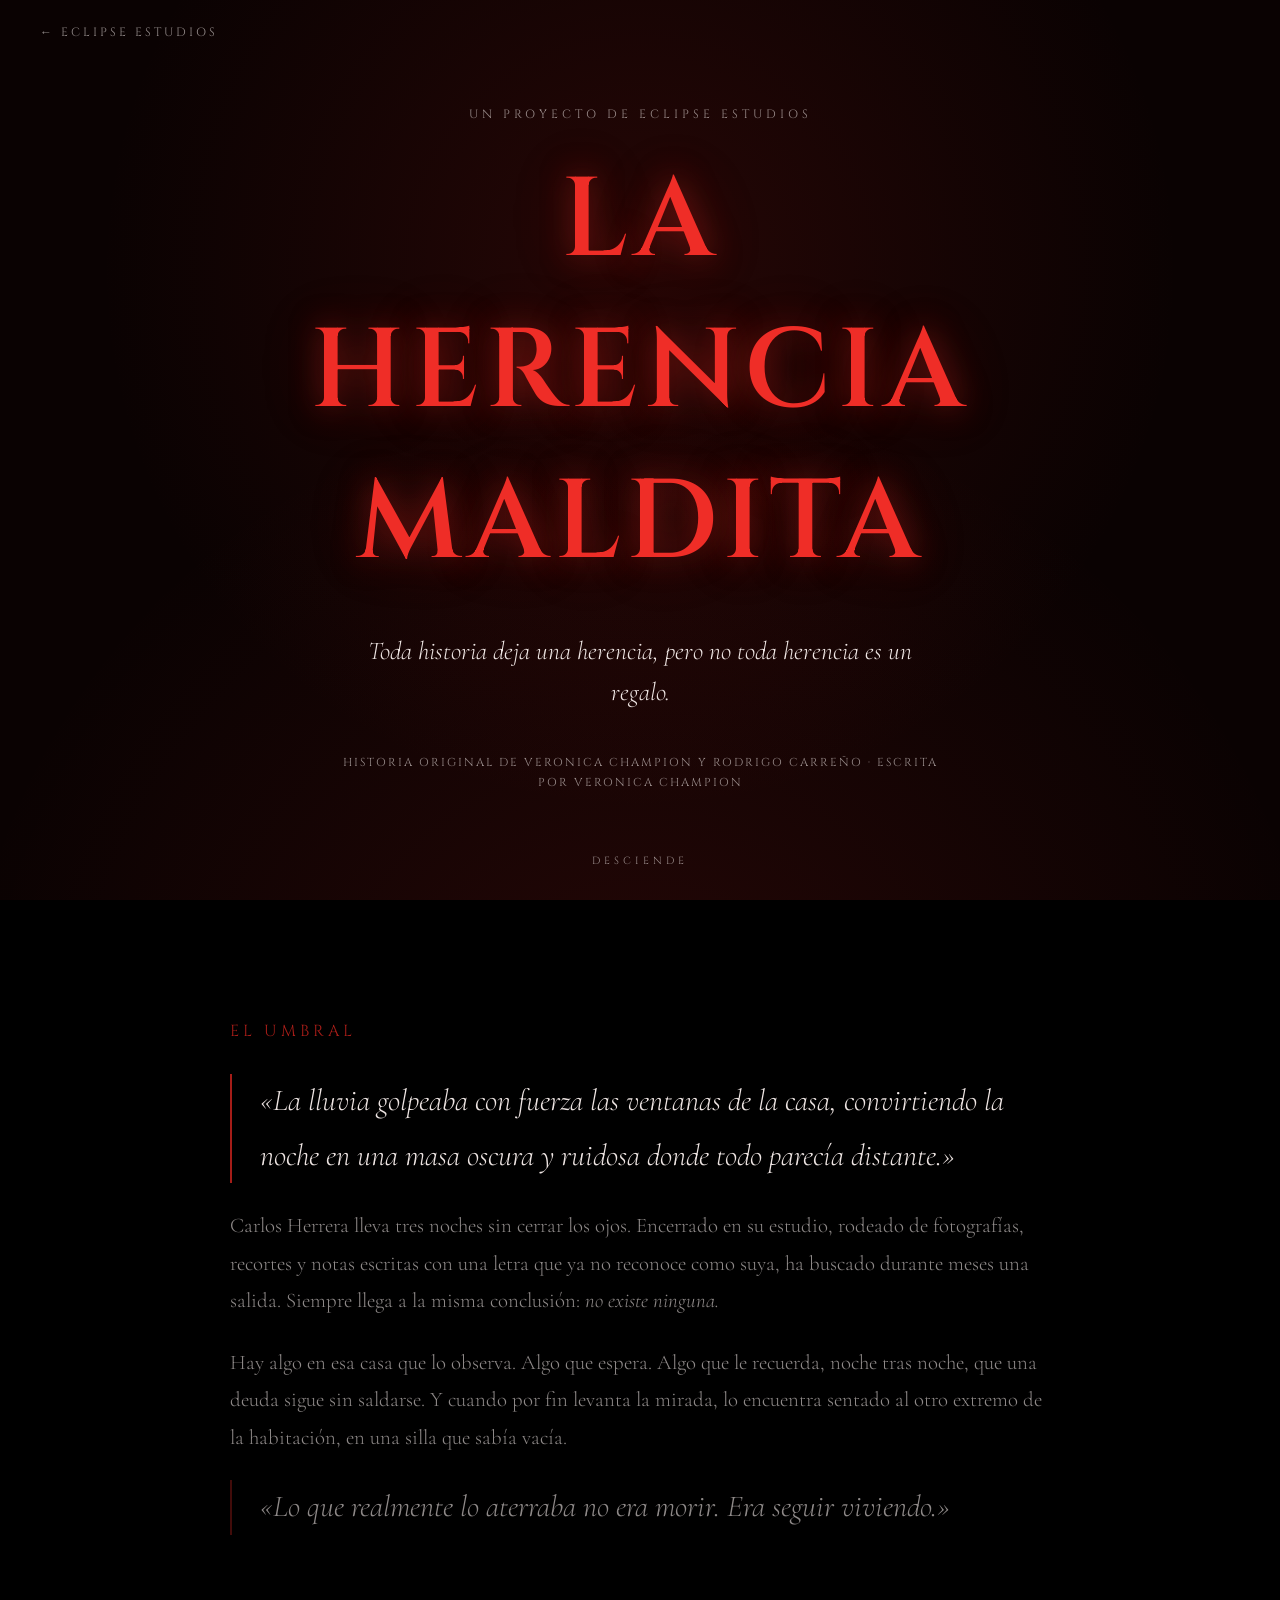
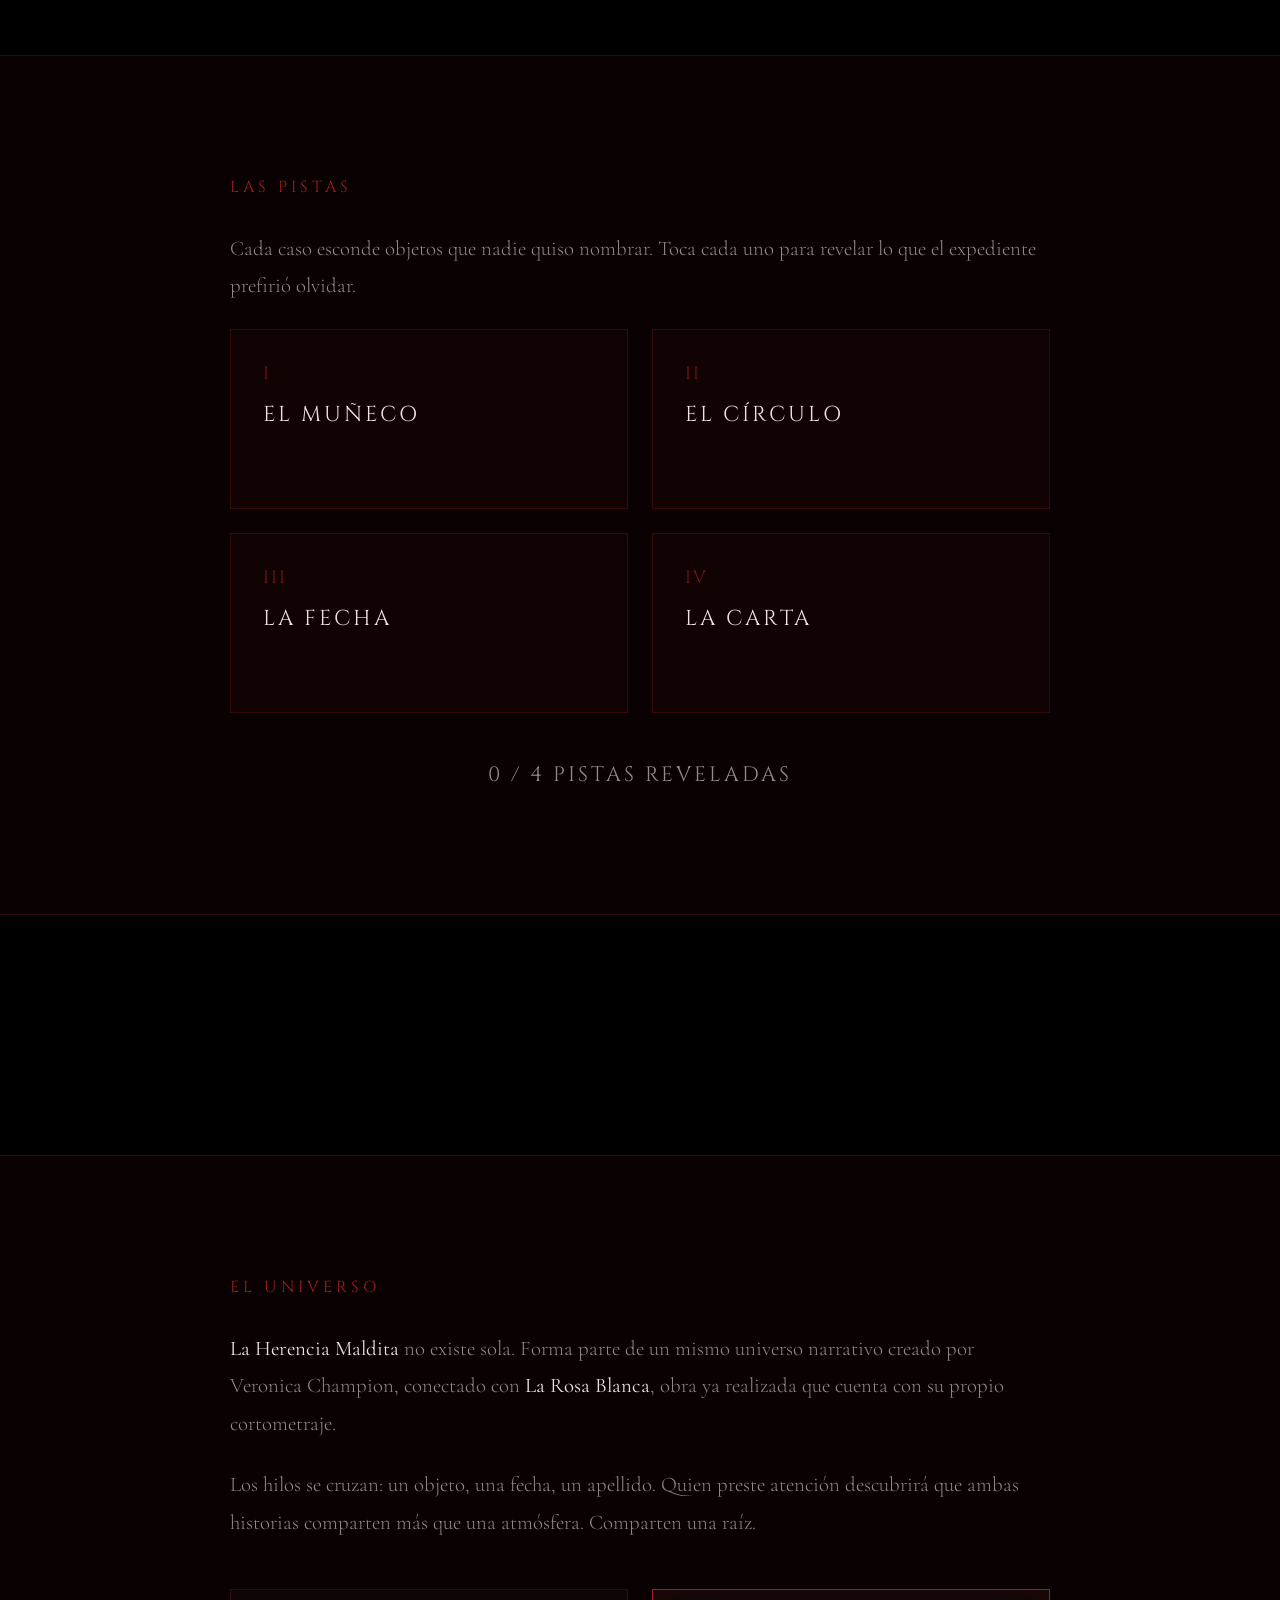
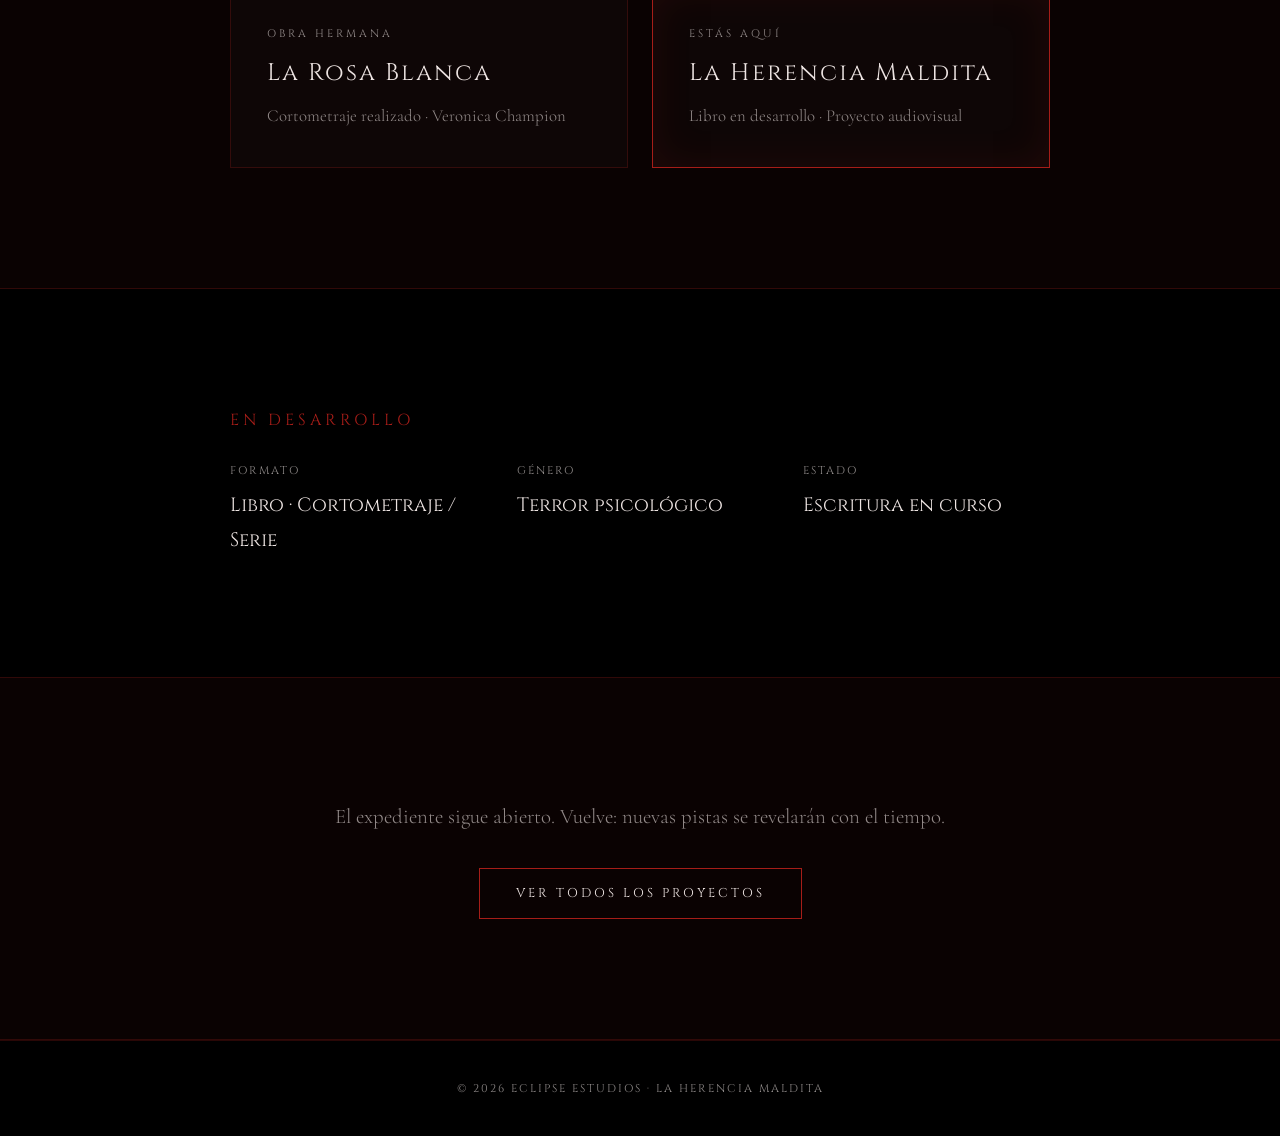
<file: herencia.html>
<!DOCTYPE html>
<html lang="es">
  <head>
    <meta charset="UTF-8" />
    <meta name="viewport" content="width=device-width, initial-scale=1.0" />
    <meta
      name="description"
      content="La Herencia Maldita: libro y proyecto audiovisual de Eclipse Estudios. Una historia de Veronica Champion y Rodrigo Carreño. Descubre las pistas."
    />
    <title>La Herencia Maldita — Eclipse Estudios</title>

    <link rel="preconnect" href="https://fonts.googleapis.com" />
    <link rel="preconnect" href="https://fonts.gstatic.com" crossorigin />
    <link
      href="https://fonts.googleapis.com/css2?family=Cinzel:wght@400;500;600&family=Cormorant+Garamond:ital,wght@0,300;0,400;1,300;1,400&display=swap"
      rel="stylesheet"
    />

    <link rel="stylesheet" href="herencia.css" />
  </head>
  <body class="herencia-body">
    <header class="herencia-header">
      <a href="index.html" class="back-link" aria-label="Volver a Eclipse Estudios">&larr; Eclipse Estudios</a>
    </header>

    <main>
      <!-- HERO -->
      <section class="herencia-hero">
        <div class="herencia-hero-veil"></div>
        <div class="herencia-hero-content">
          <span class="herencia-kicker">Un proyecto de Eclipse Estudios</span>
          <h1 class="herencia-title">La Herencia Maldita</h1>
          <p class="herencia-tagline">
            Toda historia deja una herencia, pero no toda herencia es un regalo.
          </p>
          <p class="herencia-credits">
            Historia original de Veronica Champion y Rodrigo Carreño · Escrita por Veronica Champion
          </p>
        </div>
        <div class="herencia-scroll-hint" aria-hidden="true">Desciende</div>
      </section>

      <!-- RESEÑA / PRÓLOGO -->
      <section class="herencia-section">
        <div class="herencia-shell">
          <h2>El umbral</h2>
          <p class="lead-quote">
            «La lluvia golpeaba con fuerza las ventanas de la casa, convirtiendo la noche en una masa oscura y ruidosa donde todo parecía distante.»
          </p>
          <p>
            Carlos Herrera lleva tres noches sin cerrar los ojos. Encerrado en su estudio, rodeado de fotografías, recortes y notas escritas con una letra que ya no reconoce como suya, ha buscado durante meses una salida. Siempre llega a la misma conclusión: <em>no existe ninguna.</em>
          </p>
          <p>
            Hay algo en esa casa que lo observa. Algo que espera. Algo que le recuerda, noche tras noche, que una deuda sigue sin saldarse. Y cuando por fin levanta la mirada, lo encuentra sentado al otro extremo de la habitación, en una silla que sabía vacía.
          </p>
          <p class="lead-quote dim">
            «Lo que realmente lo aterraba no era morir. Era seguir viviendo.»
          </p>
        </div>
      </section>

      <!-- PISTAS INTERACTIVAS -->
      <section class="herencia-section alt" id="pistas">
        <div class="herencia-shell">
          <h2>Las pistas</h2>
          <p class="pistas-intro">
            Cada caso esconde objetos que nadie quiso nombrar. Toca cada uno para revelar lo que el expediente prefirió olvidar.
          </p>
          <div class="clue-grid">
            <button class="clue-card" type="button" data-clue="muneco">
              <span class="clue-seal" aria-hidden="true">I</span>
              <span class="clue-label">El Muñeco</span>
              <span class="clue-reveal">
                Pequeño. Antiguo. Sentado sobre una silla. Botones negros por ojos, costuras visibles, una sonrisa torcida. Aparece en cada escena... y desaparece de todos los registros oficiales.
              </span>
            </button>

            <button class="clue-card" type="button" data-clue="circulo">
              <span class="clue-seal" aria-hidden="true">II</span>
              <span class="clue-label">El Círculo</span>
              <span class="clue-reveal">
                Decenas de restos de cera rodeando el cadáver, formando un círculo irregular. No era decoración. No era casualidad. Alguien quiso que estuviera allí.
              </span>
            </button>

            <button class="clue-card" type="button" data-clue="fecha">
              <span class="clue-seal" aria-hidden="true">III</span>
              <span class="clue-label">La Fecha</span>
              <span class="clue-reveal">
                06 de junio del 2003. La detective Catalina la había visto antes. Demasiadas veces. Cada vez que aparece, se conecta con un recuerdo que lleva un año intentando entender.
              </span>
            </button>

            <button class="clue-card" type="button" data-clue="carta">
              <span class="clue-seal" aria-hidden="true">IV</span>
              <span class="clue-label">La Carta</span>
              <span class="clue-reveal">
                Doblada varias veces sobre el escritorio. La intentó escribir durante semanas; cada vez terminaba rompiéndola. Ninguna palabra bastaba para justificar lo imperdonable.
              </span>
            </button>
          </div>
          <p class="clue-progress" id="clueProgress" aria-live="polite">0 / 4 pistas reveladas</p>
        </div>
      </section>

      <!-- ACERTIJO -->
      <section class="herencia-section" id="acertijo">
        <div class="herencia-shell herencia-riddle" hidden id="riddleBlock">
          <h2>El acertijo</h2>
          <p class="riddle-text">
            «No tengo voz, pero observo. No tengo vida, pero espero. Botones por ojos, una sonrisa que no es mía. ¿Qué soy?»
          </p>
          <form class="riddle-form" id="riddleForm" autocomplete="off">
            <input
              type="text"
              id="riddleInput"
              class="riddle-input"
              placeholder="Escribe tu respuesta..."
              aria-label="Tu respuesta al acertijo"
            />
            <button type="submit" class="herencia-button">Responder</button>
          </form>
          <p class="riddle-feedback" id="riddleFeedback" aria-live="polite"></p>

          <div class="riddle-unlocked" id="riddleUnlocked" hidden>
            <p class="lead-quote">
              «El muñeco no vino solo. Llegó como un regalo, hace muchos años, envuelto en papel blanco y atado con una cinta roja.»
            </p>
            <p>
              Lo que Carlos heredó no empezó con él. La maldición tiene raíces más antiguas, sembradas en otra casa, en otra historia. Junto al regalo encontraron una sola cosa, intacta entre el polvo: <em>una rosa blanca.</em>
            </p>

            <!-- EASTER EGG: la rosa blanca oculta -->
            <div class="rose-discovery">
              <button
                type="button"
                id="roseBtn"
                class="rose-btn"
                aria-label="Tocar la rosa blanca"
              >
                <img src="rosa-blanca.png" alt="Una rosa blanca que emerge de la oscuridad" class="rose-img" />
                <span class="rose-whisper" aria-hidden="true">tócala</span>
              </button>
              <p class="rose-hint" id="roseHint">Algo sobrevivió a la maldición. La rosa aún respira... acércate.</p>
              <a
                href="https://youtu.be/BdmEtIZtX-Q?si=aeC3b5cW8g6p8lnj"
                id="roseLink"
                class="rose-link"
                target="_blank"
                rel="noopener noreferrer"
                hidden
              >
                La rosa se abre — Entra a «La Rosa Blanca» &rarr;
              </a>
            </div>
          </div>
        </div>
      </section>

      <!-- UNIVERSO COMPARTIDO -->
      <section class="herencia-section alt" id="universo">
        <div class="herencia-shell">
          <h2>El universo</h2>
          <p>
            <strong class="rosa">La Herencia Maldita</strong> no existe sola. Forma parte de un mismo universo narrativo creado por Veronica Champion, conectado con <strong class="rosa">La Rosa Blanca</strong>, obra ya realizada que cuenta con su propio cortometraje.
          </p>
          <p>
            Los hilos se cruzan: un objeto, una fecha, un apellido. Quien preste atención descubrirá que ambas historias comparten más que una atmósfera. Comparten una raíz.
          </p>
          <div class="universe-grid">
            <article class="universe-card">
              <span>Obra hermana</span>
              <h3>La Rosa Blanca</h3>
              <p>Cortometraje realizado · Veronica Champion</p>
            </article>
            <article class="universe-card current">
              <span>Estás aquí</span>
              <h3>La Herencia Maldita</h3>
              <p>Libro en desarrollo · Proyecto audiovisual</p>
            </article>
          </div>
        </div>
      </section>

      <!-- EN DESARROLLO -->
      <section class="herencia-section" id="desarrollo">
        <div class="herencia-shell">
          <h2>En desarrollo</h2>
          <div class="herencia-meta">
            <div>
              <span>Formato</span>
              <p>Libro · Cortometraje / Serie</p>
            </div>
            <div>
              <span>Género</span>
              <p>Terror psicológico</p>
            </div>
            <div>
              <span>Estado</span>
              <p>Escritura en curso</p>
            </div>
          </div>
        </div>
      </section>

      <!-- CTA -->
      <section class="herencia-section alt">
        <div class="herencia-shell herencia-cta">
          <p>El expediente sigue abierto. Vuelve: nuevas pistas se revelarán con el tiempo.</p>
          <a href="index.html#proyectos" class="herencia-button">Ver todos los proyectos</a>
        </div>
      </section>
    </main>

    <footer class="herencia-footer">
      <p>© <span id="year"></span> Eclipse Estudios · La Herencia Maldita</p>
    </footer>

    <script src="herencia.js"></script>
  </body>
</html>
</file>
<file: herencia.css>
:root {
  --black: #000000;
  --abyss: #0a0202;
  --ink: #ede4e2;
  --muted: rgba(237, 228, 226, 0.6);
  --line: rgba(165, 29, 24, 0.25);
  --blood-red: #a51d18;
  --blood-red-bright: #ef2d27;

  --font-display: "Cinzel", serif;
  --font-body: "Cormorant Garamond", "Cormorant", serif;
}

* {
  box-sizing: border-box;
}

html {
  scroll-behavior: smooth;
  background: var(--black);
}

.herencia-body {
  margin: 0;
  background: var(--black);
  color: var(--ink);
  font-family: var(--font-body);
  font-weight: 300;
  -webkit-font-smoothing: antialiased;
  overflow-x: hidden;
}

/* Header */
.herencia-header {
  position: fixed;
  top: 0;
  left: 0;
  width: 100%;
  padding: 24px 40px;
  z-index: 100;
  display: flex;
  align-items: center;
}

.back-link {
  font-family: var(--font-display);
  font-size: 0.75rem;
  letter-spacing: 3px;
  text-transform: uppercase;
  color: var(--muted);
  text-decoration: none;
  transition: color 200ms ease;
}

.back-link:hover,
.back-link:focus-visible {
  color: var(--blood-red-bright);
}

/* Hero */
.herencia-hero {
  position: relative;
  min-height: 100vh;
  display: flex;
  align-items: center;
  justify-content: center;
  text-align: center;
  padding: 40px;
  background:
    radial-gradient(circle at 50% 30%, rgba(165, 29, 24, 0.18), transparent 60%),
    var(--abyss);
  overflow: hidden;
}

.herencia-hero-veil {
  position: absolute;
  inset: 0;
  background: radial-gradient(circle at 50% 120%, rgba(239, 45, 39, 0.12), transparent 55%);
  pointer-events: none;
}

.herencia-hero-content {
  position: relative;
  z-index: 2;
  max-width: 760px;
}

.herencia-kicker {
  font-family: var(--font-display);
  font-size: 0.75rem;
  letter-spacing: 4px;
  text-transform: uppercase;
  color: var(--muted);
  display: block;
  margin-bottom: 24px;
}

.herencia-title {
  font-family: var(--font-display);
  font-size: clamp(3rem, 9vw, 7rem);
  font-weight: 600;
  letter-spacing: 6px;
  margin: 0;
  text-transform: uppercase;
  color: var(--blood-red-bright);
  text-shadow: 0 0 30px rgba(165, 29, 24, 0.6), 0 0 60px rgba(165, 29, 24, 0.3);
  animation: flicker 4s infinite ease-in-out;
}

@keyframes flicker {
  0%, 100% { opacity: 1; }
  48% { opacity: 1; }
  50% { opacity: 0.82; }
  52% { opacity: 1; }
  70% { opacity: 0.9; }
}

.herencia-tagline {
  font-family: var(--font-body);
  font-style: italic;
  font-size: clamp(1.2rem, 2.5vw, 1.6rem);
  line-height: 1.6;
  color: var(--ink);
  margin: 32px auto 0;
  max-width: 560px;
}

.herencia-credits {
  font-family: var(--font-display);
  font-size: 0.72rem;
  letter-spacing: 2px;
  text-transform: uppercase;
  color: var(--muted);
  margin: 40px auto 0;
  max-width: 600px;
  line-height: 1.8;
}

.herencia-scroll-hint {
  position: absolute;
  bottom: 32px;
  left: 50%;
  transform: translateX(-50%);
  font-family: var(--font-display);
  font-size: 0.65rem;
  letter-spacing: 4px;
  text-transform: uppercase;
  color: var(--muted);
  z-index: 2;
  animation: pulse 2.6s infinite ease-in-out;
}

@keyframes pulse {
  0%, 100% { opacity: 0.25; }
  50% { opacity: 0.9; }
}

/* Citas destacadas del libro */
.lead-quote {
  font-family: var(--font-body);
  font-style: italic;
  font-size: clamp(1.35rem, 3vw, 1.9rem) !important;
  line-height: 1.6;
  color: var(--ink) !important;
  border-left: 2px solid var(--blood-red);
  padding-left: 28px;
  margin: 0 0 32px 0;
}

.lead-quote.dim {
  color: var(--muted) !important;
  border-left-color: rgba(165, 29, 24, 0.4);
}

/* Secciones */
.herencia-section {
  padding: 120px 40px;
  display: flex;
  justify-content: center;
  background: var(--black);
}

.herencia-section.alt {
  background: var(--abyss);
  border-top: 1px solid var(--line);
  border-bottom: 1px solid var(--line);
}

.herencia-shell {
  width: 100%;
  max-width: 820px;
}

.herencia-section h2 {
  font-family: var(--font-display);
  font-size: 1rem;
  letter-spacing: 4px;
  text-transform: uppercase;
  color: var(--blood-red);
  margin: 0 0 32px 0;
  font-weight: 400;
}

.herencia-section p {
  font-size: 1.3rem;
  line-height: 1.8;
  color: var(--muted);
  margin: 0 0 24px 0;
}

.herencia-section p:last-child {
  margin-bottom: 0;
}

/* Metadatos del proyecto */
.herencia-meta {
  display: grid;
  grid-template-columns: repeat(3, 1fr);
  gap: 40px;
}

.herencia-meta span {
  font-family: var(--font-display);
  font-size: 0.7rem;
  letter-spacing: 2px;
  text-transform: uppercase;
  color: var(--muted);
  display: block;
  margin-bottom: 10px;
}

.herencia-meta p {
  font-family: var(--font-display);
  font-size: 1.2rem;
  color: var(--ink);
  margin: 0;
}

/* CTA */
.herencia-cta {
  text-align: center;
}

.herencia-cta p {
  margin-bottom: 32px;
}

.herencia-button {
  display: inline-block;
  font-family: var(--font-display);
  font-size: 0.8rem;
  letter-spacing: 3px;
  text-transform: uppercase;
  text-decoration: none;
  color: var(--ink);
  border: 1px solid var(--blood-red);
  padding: 16px 36px;
  transition: background 200ms ease, color 200ms ease, box-shadow 200ms ease;
}

.herencia-button:hover,
.herencia-button:focus-visible {
  background: var(--blood-red);
  color: #ffffff;
  box-shadow: 0 0 24px rgba(165, 29, 24, 0.5);
}

/* Footer */
.herencia-footer {
  padding: 40px;
  text-align: center;
  border-top: 1px solid var(--line);
}

.herencia-footer p {
  font-family: var(--font-display);
  font-size: 0.7rem;
  letter-spacing: 2px;
  text-transform: uppercase;
  color: var(--muted);
  margin: 0;
}

/* ==========================================================================
   PISTAS INTERACTIVAS
   ========================================================================== */
.pistas-intro {
  margin-bottom: 50px;
}

.clue-grid {
  display: grid;
  grid-template-columns: repeat(2, 1fr);
  gap: 24px;
}

.clue-card {
  position: relative;
  text-align: left;
  background: rgba(165, 29, 24, 0.04);
  border: 1px solid var(--line);
  padding: 32px;
  min-height: 180px;
  cursor: pointer;
  color: var(--ink);
  font-family: inherit;
  display: flex;
  flex-direction: column;
  gap: 14px;
  transition: border-color 300ms ease, background 300ms ease, box-shadow 300ms ease;
}

.clue-card:hover,
.clue-card:focus-visible {
  border-color: var(--blood-red);
  background: rgba(165, 29, 24, 0.09);
  outline: none;
}

.clue-seal {
  font-family: var(--font-display);
  font-size: 1.1rem;
  letter-spacing: 2px;
  color: var(--blood-red);
  opacity: 0.7;
}

.clue-label {
  font-family: var(--font-display);
  font-size: 1.35rem;
  letter-spacing: 3px;
  text-transform: uppercase;
  color: var(--ink);
}

.clue-reveal {
  font-family: var(--font-body);
  font-size: 1.15rem;
  line-height: 1.65;
  color: var(--muted);
  max-height: 0;
  opacity: 0;
  overflow: hidden;
  transition: max-height 600ms ease, opacity 500ms ease, margin-top 400ms ease;
}

.clue-card.is-open {
  border-color: var(--blood-red);
  background: rgba(165, 29, 24, 0.1);
  box-shadow: inset 0 0 40px rgba(165, 29, 24, 0.12);
  cursor: default;
}

.clue-card.is-open .clue-reveal {
  max-height: 320px;
  opacity: 1;
}

.clue-card.is-open .clue-seal {
  opacity: 1;
  text-shadow: 0 0 14px rgba(239, 45, 39, 0.5);
}

.clue-progress {
  font-family: var(--font-display);
  font-size: 0.75rem;
  letter-spacing: 3px;
  text-transform: uppercase;
  color: var(--muted);
  text-align: center;
  margin-top: 44px !important;
}

/* ==========================================================================
   ACERTIJO
   ========================================================================== */
.herencia-riddle {
  text-align: center;
}

.is-appearing {
  animation: emerge 900ms ease forwards;
}

@keyframes emerge {
  from { opacity: 0; transform: translateY(20px); }
  to { opacity: 1; transform: translateY(0); }
}

.riddle-text {
  font-family: var(--font-body);
  font-style: italic;
  font-size: clamp(1.3rem, 3vw, 1.75rem) !important;
  line-height: 1.6;
  color: var(--ink) !important;
  max-width: 620px;
  margin: 0 auto 40px !important;
}

.riddle-form {
  display: flex;
  flex-wrap: wrap;
  gap: 16px;
  justify-content: center;
  align-items: center;
}

.riddle-input {
  font-family: var(--font-body);
  font-size: 1.2rem;
  color: var(--ink);
  background: rgba(255, 255, 255, 0.03);
  border: 1px solid var(--line);
  padding: 14px 22px;
  min-width: 280px;
  text-align: center;
  outline: none;
  transition: border-color 200ms ease;
}

.riddle-input:focus {
  border-color: var(--blood-red);
}

.riddle-input:disabled {
  opacity: 0.5;
}

.riddle-feedback {
  font-family: var(--font-display);
  font-size: 0.8rem;
  letter-spacing: 2px;
  text-transform: uppercase;
  min-height: 1.2em;
  margin: 28px 0 0 !important;
}

.riddle-feedback.is-right {
  color: var(--ink);
  text-shadow: 0 0 14px rgba(239, 45, 39, 0.5);
}

.riddle-feedback.is-wrong {
  color: var(--blood-red);
}

.riddle-unlocked {
  margin-top: 48px;
  padding-top: 40px;
  border-top: 1px solid var(--line);
  text-align: left;
}

.riddle-link-hint {
  font-family: var(--font-display);
  font-size: 0.8rem !important;
  letter-spacing: 3px;
  text-transform: uppercase;
  color: var(--blood-red) !important;
  text-align: center;
  margin-top: 24px !important;
}

/* ==========================================================================
   EASTER EGG — LA ROSA BLANCA
   ========================================================================== */
.rose-discovery {
  text-align: center;
  margin-top: 48px;
}

.rose-btn {
  position: relative;
  background: none;
  border: none;
  padding: 0;
  cursor: pointer;
  display: inline-block;
  line-height: 0;
}

.rose-img {
  width: clamp(160px, 30vw, 240px);
  height: auto;
  /* Empieza apenas visible, perdida en la oscuridad */
  opacity: 0.32;
  filter: grayscale(40%) brightness(0.6) drop-shadow(0 0 0 rgba(255, 255, 255, 0));
  transition: opacity 700ms ease, filter 900ms ease, transform 700ms ease;
  animation: rose-breathe 4.5s infinite ease-in-out;
}

.rose-btn:hover .rose-img,
.rose-btn:focus-visible .rose-img {
  opacity: 0.6;
  filter: grayscale(10%) brightness(0.9) drop-shadow(0 0 18px rgba(237, 228, 226, 0.4));
  outline: none;
}

@keyframes rose-breathe {
  0%, 100% { transform: scale(1); }
  50% { transform: scale(1.025); }
}

.rose-whisper {
  position: absolute;
  bottom: 8px;
  left: 50%;
  transform: translateX(-50%);
  font-family: var(--font-display);
  font-size: 0.6rem;
  letter-spacing: 3px;
  text-transform: uppercase;
  color: var(--muted);
  opacity: 0.5;
  pointer-events: none;
}

/* Estremecimiento en cada toque */
.rose-stir .rose-img {
  animation: rose-shiver 600ms ease;
}

@keyframes rose-shiver {
  0%, 100% { transform: rotate(0deg) scale(1); }
  25% { transform: rotate(-1.5deg) scale(1.03); }
  75% { transform: rotate(1.5deg) scale(1.03); }
}

/* Floración final: la rosa brilla en blanco puro */
.rose-bloom .rose-img {
  opacity: 1;
  filter: grayscale(0%) brightness(1.15)
    drop-shadow(0 0 30px rgba(255, 255, 255, 0.7))
    drop-shadow(0 0 70px rgba(237, 228, 226, 0.4));
  transform: scale(1.08);
  animation: none;
}

.rose-bloom .rose-whisper {
  opacity: 0;
}

.rose-hint {
  font-family: var(--font-body);
  font-style: italic;
  font-size: 1.15rem !important;
  color: var(--muted);
  margin: 24px auto 0 !important;
  max-width: 460px;
}

.rose-link {
  display: inline-block;
  margin-top: 28px;
  font-family: var(--font-display);
  font-size: 0.8rem;
  letter-spacing: 3px;
  text-transform: uppercase;
  text-decoration: none;
  color: #ffffff;
  border: 1px solid rgba(237, 228, 226, 0.6);
  padding: 16px 34px;
  transition: background 250ms ease, color 250ms ease, box-shadow 250ms ease;
  box-shadow: 0 0 24px rgba(237, 228, 226, 0.25);
}

.rose-link:hover,
.rose-link:focus-visible {
  background: #ffffff;
  color: var(--abyss);
  box-shadow: 0 0 36px rgba(255, 255, 255, 0.6);
  outline: none;
}

/* ==========================================================================
   UNIVERSO COMPARTIDO
   ========================================================================== */
.rosa {
  color: var(--ink);
  font-weight: 400;
}

.universe-grid {
  display: grid;
  grid-template-columns: repeat(2, 1fr);
  gap: 24px;
  margin-top: 48px;
}

.universe-card {
  border: 1px solid var(--line);
  padding: 36px;
  background: rgba(255, 255, 255, 0.015);
}

.universe-card.current {
  border-color: var(--blood-red);
  box-shadow: inset 0 0 40px rgba(165, 29, 24, 0.12);
}

.universe-card span {
  font-family: var(--font-display);
  font-size: 0.68rem;
  letter-spacing: 3px;
  text-transform: uppercase;
  color: var(--muted);
  display: block;
  margin-bottom: 16px;
}

.universe-card h3 {
  font-family: var(--font-display);
  font-size: 1.5rem;
  font-weight: 400;
  letter-spacing: 2px;
  color: var(--ink);
  margin: 0 0 12px 0;
}

.universe-card p {
  font-size: 1.05rem !important;
  color: var(--muted);
  margin: 0 !important;
}

/* ==========================================================================
   RESPONSIVO
   ========================================================================== */
@media (max-width: 980px) {
  .herencia-section {
    padding: 80px 24px;
  }

  .herencia-meta,
  .clue-grid,
  .universe-grid {
    grid-template-columns: 1fr;
    gap: 28px;
  }

  .riddle-input {
    min-width: 0;
    width: 100%;
  }
}
</file>
